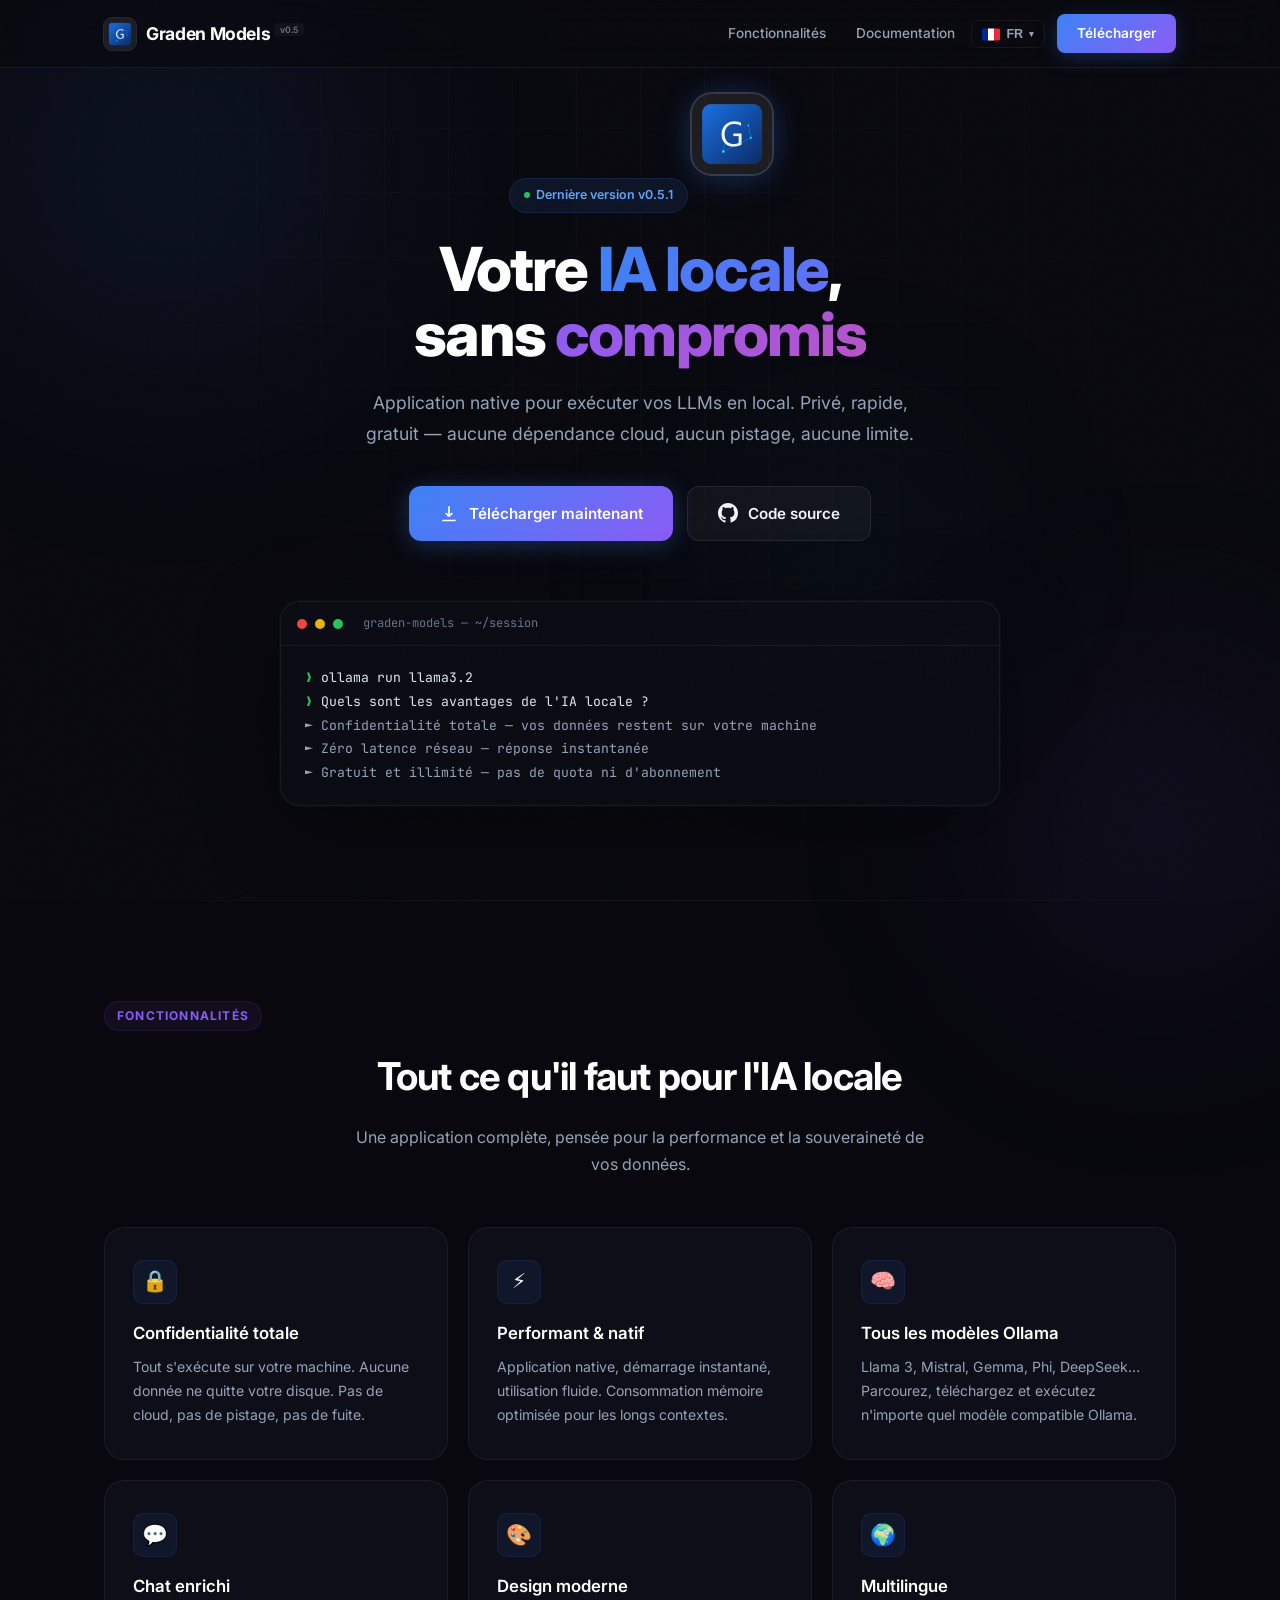
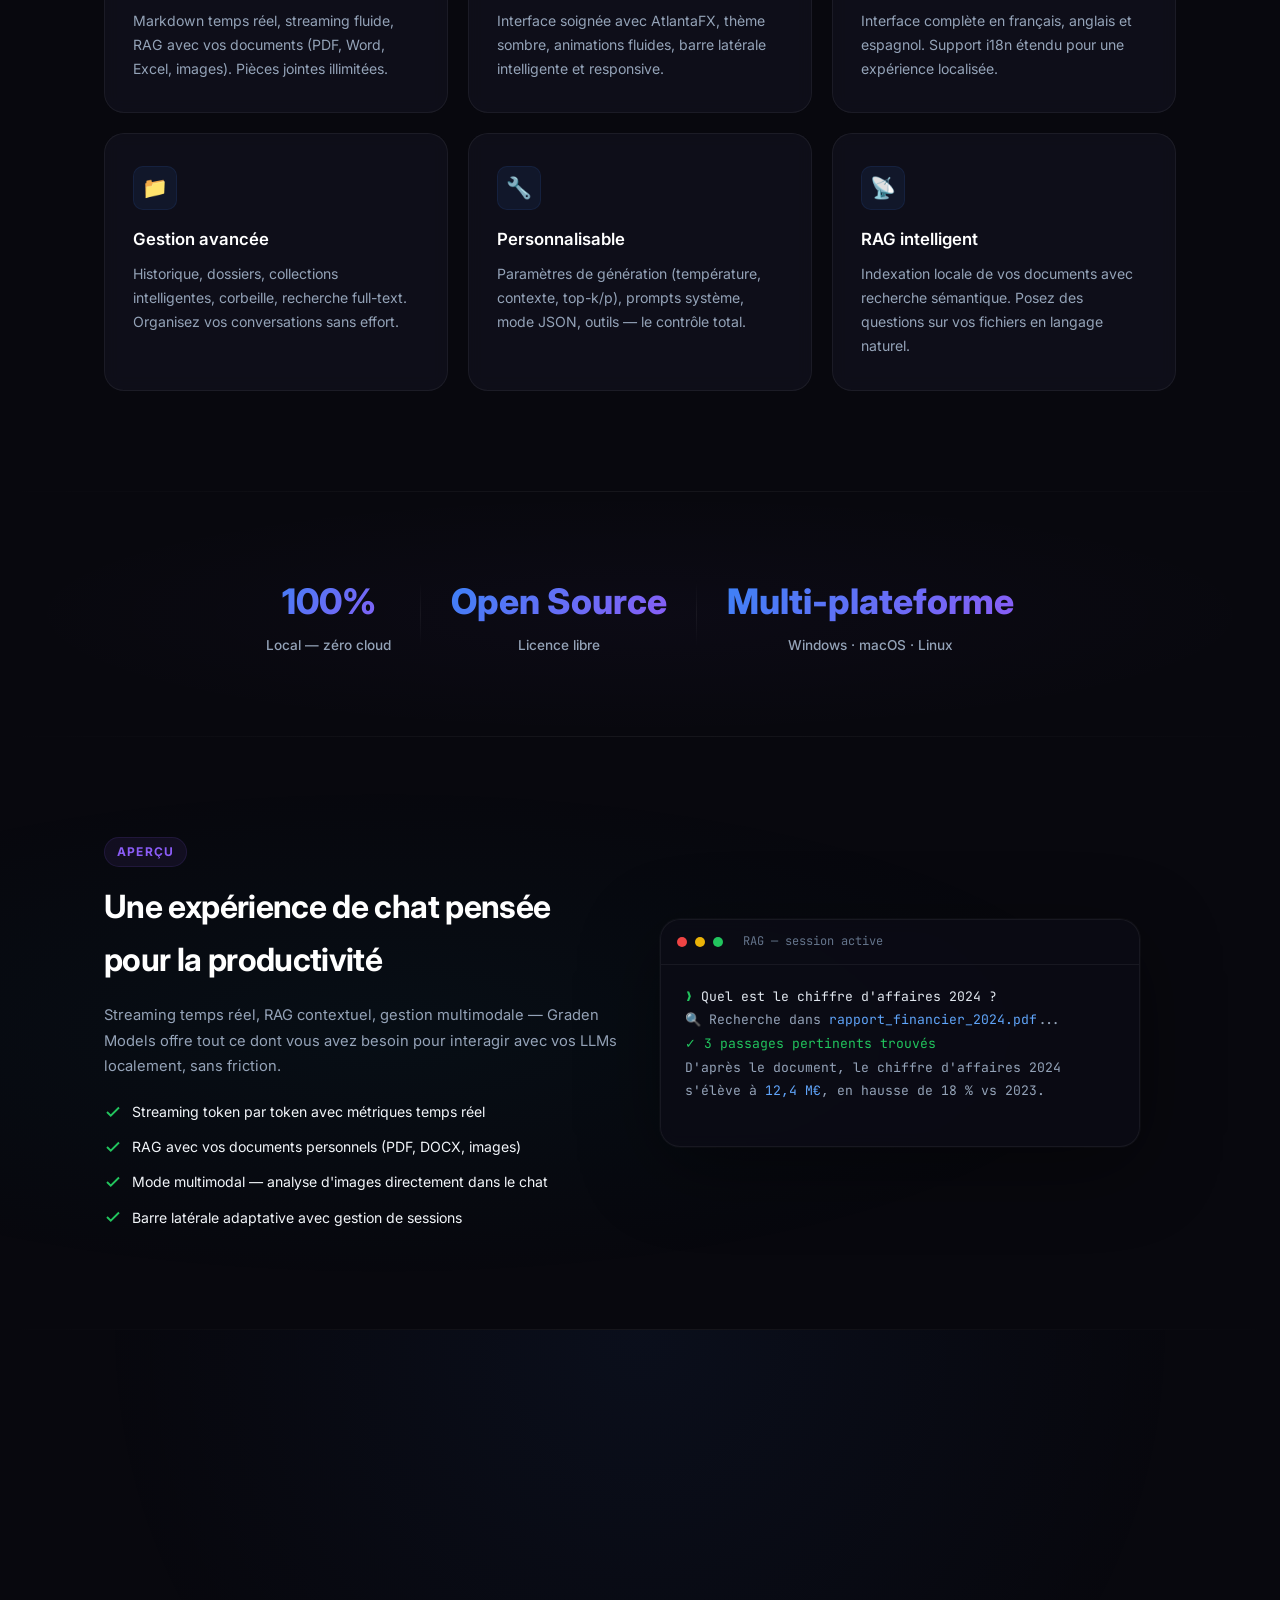
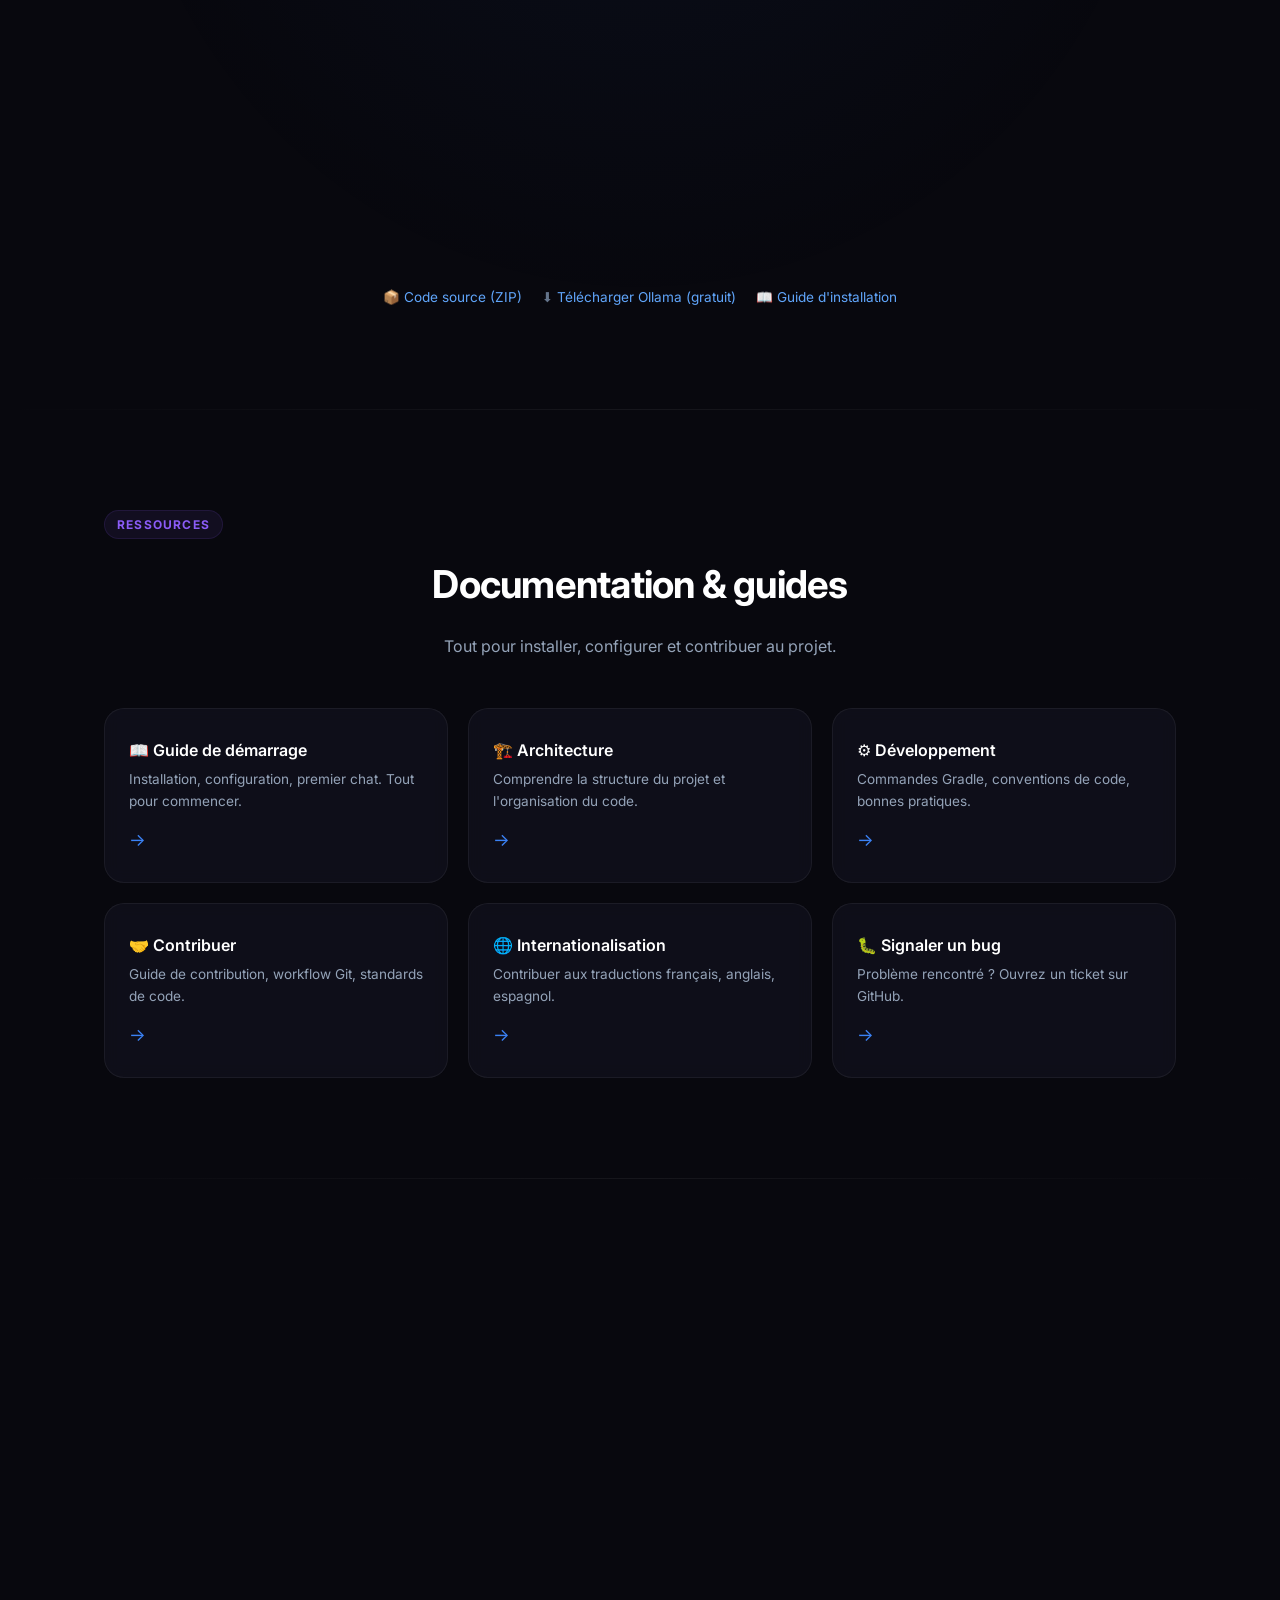
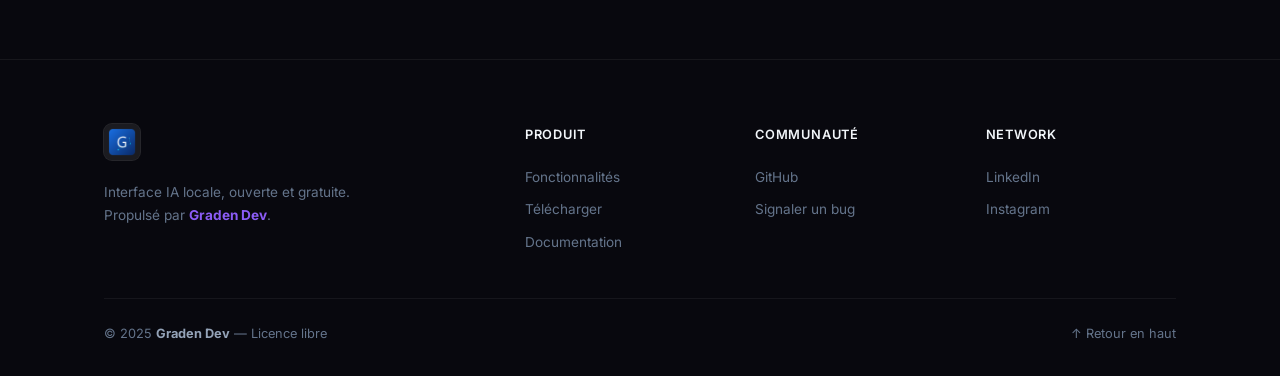
<file: docs/index.html>
<!DOCTYPE html>
<html lang="fr" translate="no">
<head>
<meta charset="UTF-8" />
<meta name="google" content="notranslate" />
<meta name="viewport" content="width=device-width,initial-scale=1.0" />
<title data-i18n="site.title">Graden Models – L'IA locale, souveraine et professionnelle</title>
<meta name="description" content="Graden Models : application native pour exécuter vos LLM en local. Privé, rapide, gratuit, open source." />
<meta name="theme-color" content="#0a0a12" />
<link rel="icon" href="assets/icon.png" />
<link rel="preconnect" href="https://fonts.googleapis.com" />
<link rel="preconnect" href="https://fonts.gstatic.com" crossorigin />
<link href="https://fonts.googleapis.com/css2?family=Inter:wght@300..900&family=JetBrains+Mono:wght@400..700&display=swap" rel="stylesheet" />
<style>
*,*::before,*::after{box-sizing:border-box;margin:0;padding:0}
html{scroll-behavior:smooth;-webkit-text-size-adjust:100%}
:root{
  --bg:#08080e;
  --bg-alt:#0c0c16;
  --card:rgba(18,18,30,0.7);
  --card-hover:rgba(24,24,40,0.85);
  --glass:rgba(255,255,255,0.03);
  --glass-border:rgba(255,255,255,0.06);
  --glass-hover:rgba(255,255,255,0.08);
  --blue:#3b82f6;
  --blue-dark:#2563eb;
  --purple:#8b5cf6;
  --pink:#ec4899;
  --cyan:#06b6d4;
  --gradient-1:linear-gradient(135deg,#3b82f6,#8b5cf6);
  --gradient-2:linear-gradient(135deg,#8b5cf6,#ec4899);
  --gradient-3:linear-gradient(135deg,#3b82f6,#06b6d4);
  --text:#f1f5f9;
  --text-secondary:#94a3b8;
  --text-muted:#64748b;
  --radius:12px;
  --radius-lg:20px;
  --transition:.35s cubic-bezier(.4,0,.2,1);
  --header-h:68px;
  --max-w:1120px;
  --font-mono:'JetBrains Mono',monospace;
}
body{
  font-family:'Inter',-apple-system,BlinkMacSystemFont,'Segoe UI',system-ui,sans-serif;
  background:var(--bg);
  color:var(--text);
  line-height:1.65;
  -webkit-font-smoothing:antialiased;
  -moz-osx-font-smoothing:grayscale;
  overflow-x:hidden;
}

/* ───── NOISE OVERLAY ───── */
body::before{
  content:'';
  position:fixed;
  inset:0;
  z-index:9999;
  pointer-events:none;
  opacity:.025;
  background-image:url("data:image/svg+xml,%3Csvg viewBox='0 0 256 256' xmlns='http://www.w3.org/2000/svg'%3E%3Cfilter id='n'%3E%3CfeTurbulence type='fractalNoise' baseFrequency='.9' numOctaves='4' stitchTiles='stitch'/%3E%3C/filter%3E%3Crect width='100%25' height='100%25' filter='url(%23n)'/%3E%3C/svg%3E");
  background-repeat:repeat;
  background-size:256px 256px;
}

/* ───── AMBIENT ORBS ───── */
.orb{
  position:fixed;
  border-radius:50%;
  filter:blur(100px);
  pointer-events:none;
  z-index:0;
  will-change:transform;
}
.orb-1{
  width:600px;height:600px;
  background:radial-gradient(circle,rgba(59,130,246,.12),transparent 70%);
  top:-15%;left:-10%;
  animation:orbFloat 20s ease-in-out infinite;
}
.orb-2{
  width:500px;height:500px;
  background:radial-gradient(circle,rgba(139,92,246,.1),transparent 70%);
  bottom:-20%;right:-10%;
  animation:orbFloat 25s ease-in-out infinite reverse;
}
.orb-3{
  width:400px;height:400px;
  background:radial-gradient(circle,rgba(6,182,212,.07),transparent 70%);
  top:40%;left:50%;
  animation:orbFloat 18s ease-in-out infinite 2s;
}
@keyframes orbFloat{
  0%,100%{transform:translate(0,0) scale(1)}
  25%{transform:translate(80px,-60px) scale(1.1)}
  50%{transform:translate(-40px,80px) scale(.95)}
  75%{transform:translate(60px,40px) scale(1.05)}
}

/* ───── GRID BG ───── */
.grid-bg{
  position:fixed;inset:0;z-index:0;pointer-events:none;
  background-image:linear-gradient(rgba(255,255,255,.02) 1px,transparent 1px),linear-gradient(90deg,rgba(255,255,255,.02) 1px,transparent 1px);
  background-size:64px 64px;
  mask-image:radial-gradient(ellipse at 50% 0%,black 30%,transparent 70%);
  -webkit-mask-image:radial-gradient(ellipse at 50% 0%,black 30%,transparent 70%);
}

/* ───── CONTAINER ───── */
.container{max-width:var(--max-w);margin:0 auto;padding:0 24px;width:100%;position:relative;z-index:1}

/* ───── HEADER ───── */
header{
  position:fixed;top:0;left:0;right:0;z-index:1000;
  height:var(--header-h);
  background:rgba(8,8,14,.75);
  backdrop-filter:blur(24px) saturate(1.4);
  -webkit-backdrop-filter:blur(24px) saturate(1.4);
  border-bottom:1px solid var(--glass-border);
  transition:var(--transition);
}
header.scrolled{background:rgba(8,8,14,.92);box-shadow:0 4px 30px rgba(0,0,0,.3)}
header .container{
  display:flex;align-items:center;gap:12px;height:100%;
}
header .logo{
  display:flex;align-items:center;gap:10px;text-decoration:none;flex-shrink:0;
}
header .logo-img{
  width:32px;height:32px;border-radius:8px;flex-shrink:0;
  transition:transform .3s ease;
  background:rgba(255,255,255,.08);object-fit:contain;padding:4px;
  box-shadow:0 0 0 1px rgba(255,255,255,.12);
}
header .logo:hover .logo-img{transform:scale(1.08)}
header .logo span{
  font-size:1.1rem;font-weight:700;color:#fff;white-space:nowrap;
  letter-spacing:-.02em;
}
header .logo sup{
  font-size:.55rem;font-weight:600;color:var(--text-muted);
  background:rgba(255,255,255,.04);padding:1px 6px;border-radius:4px;
  margin-left:4px;vertical-align:super;
}
header nav{margin-left:auto;display:flex;gap:2px;align-items:center}
header nav a{
  color:var(--text-secondary);text-decoration:none;
  font-size:.85rem;font-weight:500;
  padding:8px 14px;border-radius:8px;
  transition:var(--transition);white-space:nowrap;position:relative;
}
header nav a:hover{color:#fff;background:rgba(255,255,255,.05)}
header nav a.active{color:var(--blue);background:rgba(59,130,246,.08)}
.header-cta{
  background:var(--gradient-1)!important;color:#fff!important;
  padding:8px 20px!important;margin-left:10px;border-radius:8px!important;
  font-weight:600!important;
  box-shadow:0 4px 20px rgba(59,130,246,.25);
  transition:all .3s ease!important;
}
.header-cta:hover{
  transform:translateY(-2px)!important;
  box-shadow:0 8px 30px rgba(59,130,246,.35)!important;
  background:linear-gradient(135deg,#2563eb,#7c3aed)!important;
}

/* ───── HAMBURGER ───── */
.hamburger{
  display:none;flex-direction:column;justify-content:center;align-items:center;
  gap:5px;width:44px;height:44px;padding:0;
  border:none;background:rgba(8,8,14,.85);cursor:pointer;
  position:fixed;top:6px;right:12px;z-index:1001;
  border-radius:10px;backdrop-filter:blur(12px);-webkit-backdrop-filter:blur(12px);
  border:1px solid var(--glass-border);
  -webkit-tap-highlight-color:transparent;
}
.hamburger span{
  display:block;width:20px;height:2px;
  background:var(--text);border-radius:2px;
  transition:var(--transition);transform-origin:center;
}
.hamburger.active span:nth-child(1){transform:translateY(7px) rotate(45deg)}
.hamburger.active span:nth-child(2){opacity:0;transform:scaleX(0)}
.hamburger.active span:nth-child(3){transform:translateY(-7px) rotate(-45deg)}

/* ───── MOBILE NAV ───── */
.mobile-nav{
  position:fixed;top:0;left:0;right:0;bottom:0;
  background:rgba(8,8,14,.97);
  backdrop-filter:blur(30px);-webkit-backdrop-filter:blur(30px);
  display:flex;flex-direction:column;align-items:center;justify-content:center;
  gap:6px;z-index:1000;
  opacity:0;visibility:hidden;
  transition:opacity .35s ease,visibility .35s ease;
}
.mobile-nav.open{opacity:1;visibility:visible}
.mobile-nav a{
  color:var(--text-secondary);text-decoration:none;
  font-size:1.2rem;font-weight:600;
  padding:16px 32px;border-radius:12px;
  transition:var(--transition);width:80%;text-align:center;
  transform:translateY(20px);opacity:0;
  transition:transform .4s ease,opacity .4s ease,color .2s,background .2s;
}
.mobile-nav.open a{transform:translateY(0);opacity:1}
.mobile-nav.open a:nth-child(1){transition-delay:.05s}
.mobile-nav.open a:nth-child(2){transition-delay:.1s}
.mobile-nav.open a:nth-child(3){transition-delay:.15s}
.mobile-nav.open a:nth-child(4){transition-delay:.2s}
.mobile-nav a:hover{color:#fff;background:rgba(255,255,255,.05)}
.mobile-nav-close{
  position:absolute;top:14px;right:14px;width:40px;height:40px;
  display:flex;align-items:center;justify-content:center;
  background:rgba(255,255,255,.04);border:1px solid var(--glass-border);
  border-radius:10px;cursor:pointer;color:var(--text-secondary);
  transition:var(--transition);-webkit-tap-highlight-color:transparent;
  z-index:1;
}
.mobile-nav-close:hover{background:rgba(255,255,255,.08);color:#fff}
.mobile-nav .header-cta{margin-top:8px;width:80%;text-align:center;padding:16px 32px!important;font-size:1.15rem!important}
.mobile-lang{width:80%;text-align:center;margin-top:4px}
.mobile-lang-btn{
  display:inline-flex;align-items:center;gap:8px;
  padding:12px 24px;border-radius:10px;cursor:pointer;
  background:rgba(255,255,255,.04);border:1px solid var(--glass-border);
  color:var(--text-secondary);font-size:.95rem;font-weight:600;
  transition:var(--transition);-webkit-tap-highlight-color:transparent;
}
.mobile-lang-btn:hover{background:rgba(255,255,255,.08);color:#fff}
.mobile-lang-menu{display:none;flex-direction:column;gap:4px;margin-top:6px}
.mobile-lang-menu a{
  display:flex!important;align-items:center;justify-content:center;gap:8px;
  padding:12px 20px!important;border-radius:8px!important;
  color:var(--text-secondary);text-decoration:none;
  font-size:.9rem;font-weight:500;transition:.15s;
  background:rgba(255,255,255,.03)!important;width:100%;
}
.mobile-lang-menu a:hover{background:rgba(255,255,255,.08)!important;color:#fff}
.mobile-lang-menu a.active{background:rgba(59,130,246,.12)!important;color:#60a5fa}

/* ───── LANG DROPDOWN ───── */
.lang-dropdown{position:relative;display:inline-block;flex-shrink:0}
.lang-dropdown-btn{
  display:inline-flex;align-items:center;gap:6px;
  padding:6px 10px;border-radius:8px;cursor:pointer;
  background:transparent;border:1px solid var(--glass-border);
  color:var(--text-secondary);font-size:.78rem;font-weight:600;
  transition:var(--transition);-webkit-tap-highlight-color:transparent;
}
.lang-dropdown-btn:hover{background:rgba(255,255,255,.05);color:#fff;border-color:rgba(255,255,255,.12)}
.lang-dropdown-btn .arrow{font-size:.55rem;transition:var(--transition)}
.lang-dropdown.open .lang-dropdown-btn .arrow{transform:rotate(180deg)}
.lang-dropdown.open .lang-dropdown-btn{border-color:var(--blue);color:#fff}
.lang-menu{
  position:absolute;top:calc(100%+6px);right:0;
  min-width:155px;background:rgba(18,18,30,.95);
  border:1px solid var(--glass-border);border-radius:10px;
  padding:6px;display:none;z-index:200;
  backdrop-filter:blur(20px);-webkit-backdrop-filter:blur(20px);
  box-shadow:0 20px 60px rgba(0,0,0,.5);
}
.lang-dropdown.open .lang-menu{display:block}
.lang-menu a{
  display:flex!important;align-items:center;gap:10px;
  padding:10px 12px!important;border-radius:6px!important;
  color:var(--text-secondary);text-decoration:none;
  font-size:.82rem;font-weight:500;transition:.15s;
  background:transparent!important;
}
.lang-menu a:hover{background:rgba(255,255,255,.06)!important;color:#fff}
.lang-menu a.active{background:rgba(59,130,246,.12)!important;color:#60a5fa}

/* ───── HERO ───── */
.hero{
  min-height:100vh;display:flex;align-items:center;
  padding:calc(var(--header-h)+40px) 0 80px;
  text-align:center;position:relative;overflow:hidden;
}
.hero-inner{position:relative;z-index:2}
.hero-badge{
  display:inline-flex;align-items:center;gap:6px;
  background:rgba(59,130,246,.1);color:#60a5fa;
  padding:6px 14px;border-radius:20px;
  font-size:.78rem;font-weight:600;margin-bottom:24px;
  border:1px solid rgba(59,130,246,.15);
  backdrop-filter:blur(4px);
}
.hero-badge .dot{
  width:6px;height:6px;border-radius:50%;background:#22c55e;
  animation:pulseDot 2s ease-in-out infinite;
}
@keyframes pulseDot{0%,100%{opacity:1}50%{opacity:.4}}
.hero-icon{
  width:80px;height:80px;border-radius:20px;margin-bottom:24px;
  box-shadow:0 0 0 2px rgba(255,255,255,.15),0 0 30px rgba(59,130,246,.2),0 8px 40px rgba(59,130,246,.15);
  transition:transform .5s ease,box-shadow .3s ease;
  will-change:transform;
  background:rgba(255,255,255,.08);
  object-fit:contain;padding:8px;
}
.hero:hover .hero-icon{box-shadow:0 0 0 2px rgba(255,255,255,.2),0 0 40px rgba(59,130,246,.3),0 12px 50px rgba(59,130,246,.2)}
.hero:hover .hero-icon{transform:scale(1.04) rotate(-2deg)}
.hero h1{
  font-size:clamp(2rem,4.8vw,3.8rem);font-weight:800;color:#fff;
  line-height:1.08;margin-bottom:20px;letter-spacing:-.03em;
}
.hero h1 .gradient-text{
  background:var(--gradient-1);
  -webkit-background-clip:text;-webkit-text-fill-color:transparent;background-clip:text;
  background-size:200% 200%;animation:gradientShift 4s ease-in-out infinite;
}
@keyframes gradientShift{0%,100%{background-position:0 50%}50%{background-position:100% 50%}}
.hero h1 .gradient-text-alt{
  background:var(--gradient-2);
  -webkit-background-clip:text;-webkit-text-fill-color:transparent;background-clip:text;
  background-size:200% 200%;animation:gradientShift 4s ease-in-out infinite 1s;
}
.hero p{
  font-size:1.1rem;color:var(--text-secondary);
  max-width:560px;margin:0 auto 36px;line-height:1.75;
}
.hero-buttons{display:flex;gap:14px;justify-content:center;flex-wrap:wrap}
.hero-visual{
  margin-top:60px;position:relative;
  display:flex;justify-content:center;
}

/* ───── HERO VISUAL (Mock Terminal) ───── */
.terminal-mock{
  width:100%;max-width:720px;
  background:rgba(12,12,22,.8);border:1px solid var(--glass-border);
  border-radius:var(--radius-lg);overflow:hidden;
  backdrop-filter:blur(8px);
  box-shadow:0 20px 80px rgba(0,0,0,.4),0 0 0 1px rgba(255,255,255,.03);
  text-align:left;
}
.terminal-mock .terminal-header{
  display:flex;align-items:center;gap:8px;
  padding:12px 16px;border-bottom:1px solid var(--glass-border);
}
.terminal-mock .terminal-dot{
  width:10px;height:10px;border-radius:50%;
}
.terminal-mock .terminal-dot:nth-child(1){background:#ef4444}
.terminal-mock .terminal-dot:nth-child(2){background:#eab308}
.terminal-mock .terminal-dot:nth-child(3){background:#22c55e}
.terminal-mock .terminal-title{
  margin-left:12px;font-size:.75rem;color:var(--text-muted);
  font-family:var(--font-mono);
}
.terminal-mock .terminal-body{
  padding:20px 24px;font-family:var(--font-mono);font-size:.82rem;line-height:1.8;
}
.terminal-mock .terminal-body .line{opacity:0;animation:typeIn .5s ease forwards}
.terminal-mock .terminal-body .line:nth-child(1){animation-delay:.2s}
.terminal-mock .terminal-body .line:nth-child(2){animation-delay:.6s}
.terminal-mock .terminal-body .line:nth-child(3){animation-delay:1s}
.terminal-mock .terminal-body .line:nth-child(4){animation-delay:1.4s}
.terminal-mock .terminal-body .line:nth-child(5){animation-delay:1.8s}
@keyframes typeIn{to{opacity:1}}
.terminal-mock .prompt{color:#22c55e}
.terminal-mock .cmd{color:#e2e8f0}
.terminal-mock .out{color:var(--text-secondary)}
.terminal-mock .highlight{color:#60a5fa}

/* ───── BTNS ───── */
.btn{
  display:inline-flex;align-items:center;gap:10px;
  padding:14px 30px;border-radius:var(--radius);font-weight:600;
  font-size:.95rem;text-decoration:none;
  transition:all .3s cubic-bezier(.4,0,.2,1);cursor:pointer;
  border:none;user-select:none;-webkit-tap-highlight-color:transparent;
  position:relative;overflow:hidden;
}
.btn:active{transform:scale(.97)}
.btn-primary{
  background:var(--gradient-1);color:#fff;
  box-shadow:0 4px 24px rgba(59,130,246,.3);
}
.btn-primary:hover{
  transform:translateY(-3px);
  box-shadow:0 12px 40px rgba(59,130,246,.4);
}
.btn-primary::after{
  content:'';position:absolute;inset:0;
  background:linear-gradient(135deg,transparent 30%,rgba(255,255,255,.08) 50%,transparent 70%);
  transform:translateX(-100%);transition:transform .6s ease;
}
.btn-primary:hover::after{transform:translateX(100%)}
.btn-secondary{
  background:rgba(255,255,255,.04);color:var(--text);
  border:1px solid rgba(255,255,255,.08);
}
.btn-secondary:hover{
  background:rgba(255,255,255,.08);transform:translateY(-3px);
  border-color:rgba(255,255,255,.15);
}
.btn-outline{
  background:transparent;color:var(--text);
  border:1px solid rgba(255,255,255,.12);
}
.btn-outline:hover{border-color:var(--blue);color:#60a5fa;transform:translateY(-2px)}

/* ───── SECTIONS ───── */
section{padding:100px 0;position:relative}
.section-divider{
  height:1px;background:linear-gradient(90deg,transparent,var(--glass-border),transparent);
  margin:0;
}
.section-label{
  display:inline-flex;align-items:center;gap:6px;
  color:var(--purple);font-size:.75rem;font-weight:700;
  text-transform:uppercase;letter-spacing:.1em;margin-bottom:14px;
  background:rgba(139,92,246,.08);padding:4px 12px;border-radius:20px;
  border:1px solid rgba(139,92,246,.12);
}
.section-title{
  font-size:clamp(1.5rem,3vw,2.4rem);font-weight:700;color:#fff;
  margin-bottom:16px;letter-spacing:-.02em;
}
.section-desc{
  font-size:1rem;color:var(--text-secondary);max-width:580px;line-height:1.7;
  margin-bottom:48px;
}
.section-title-center{text-align:center;margin-left:auto;margin-right:auto}
.section-desc-center{text-align:center;margin-left:auto;margin-right:auto}

/* ───── FEATURES ───── */
.features-grid{
  display:grid;grid-template-columns:repeat(auto-fit,minmax(300px,1fr));gap:20px;
}
.feature-card{
  background:var(--card);border:1px solid var(--glass-border);
  border-radius:var(--radius-lg);padding:32px 28px;
  transition:all .4s cubic-bezier(.4,0,.2,1);position:relative;overflow:hidden;
  backdrop-filter:blur(8px);
}
.feature-card::before{
  content:'';position:absolute;top:0;left:0;right:0;height:2px;
  background:var(--gradient-1);opacity:0;transition:opacity .4s ease;
}
.feature-card:hover{
  transform:translateY(-6px);
  border-color:rgba(59,130,246,.2);
  background:var(--card-hover);
  box-shadow:0 20px 60px rgba(0,0,0,.3),0 0 30px rgba(59,130,246,.05);
}
.feature-card:hover::before{opacity:1}
.feature-card .icon{
  width:44px;height:44px;display:flex;align-items:center;justify-content:center;
  font-size:1.3rem;margin-bottom:16px;
  background:rgba(59,130,246,.08);border-radius:10px;
  border:1px solid rgba(59,130,246,.1);
  transition:var(--transition);
}
.feature-card:hover .icon{background:rgba(59,130,246,.15);border-color:rgba(59,130,246,.2);transform:scale(1.05)}
.feature-card h3{font-size:1.05rem;font-weight:600;color:#fff;margin-bottom:8px}
.feature-card p{font-size:.88rem;color:var(--text-secondary);line-height:1.7}

/* ───── DOWNLOAD ───── */
.download-bg{
  background:radial-gradient(ellipse at 50% 0%,rgba(59,130,246,.06) 0%,transparent 60%);
}
.download-cards{
  display:grid;grid-template-columns:repeat(auto-fit,minmax(220px,1fr));
  gap:16px;max-width:800px;margin:0 auto;
}
.download-card{
  background:var(--card);border:1px solid var(--glass-border);
  border-radius:var(--radius-lg);padding:36px 24px;
  text-align:center;transition:all .4s cubic-bezier(.4,0,.2,1);
  text-decoration:none;color:inherit;display:block;
  backdrop-filter:blur(8px);position:relative;overflow:hidden;
}
.download-card::after{
  content:'';position:absolute;bottom:0;left:20%;right:20%;height:2px;
  background:var(--gradient-1);border-radius:2px;
  transform:scaleX(0);transition:transform .4s ease;
}
.download-card:hover{
  transform:translateY(-6px);
  border-color:rgba(59,130,246,.25);
  background:var(--card-hover);
  box-shadow:0 20px 60px rgba(0,0,0,.3);
}
.download-card:hover::after{transform:scaleX(1)}
.download-card .os-icon{
  font-size:2.4rem;margin-bottom:14px;display:block;
  transition:transform .4s ease;
}
.download-card:hover .os-icon{transform:scale(1.15)}
.download-card h4{font-size:1rem;font-weight:600;color:#fff;margin-bottom:4px}
.download-card .sub{font-size:.8rem;color:var(--text-muted)}
.download-note{
  text-align:center;margin-top:28px;
  font-size:.85rem;color:var(--text-muted);
  display:flex;justify-content:center;gap:20px;flex-wrap:wrap;
}
.download-note a{color:#60a5fa;text-decoration:none;transition:color .2s}
.download-note a:hover{color:#93bbfc;text-decoration:underline}

/* ───── STATS ───── */
.stats-section{
  padding:80px 0;
  background:radial-gradient(ellipse at 50% 50%,rgba(139,92,246,.03),transparent 70%);
}
.stats-grid{display:flex;gap:60px;justify-content:center;flex-wrap:wrap;text-align:center}
.stat{position:relative}
.stat:not(:last-child)::after{
  content:'';position:absolute;right:-30px;top:10%;height:80%;width:1px;
  background:linear-gradient(transparent,var(--glass-border),transparent);
}
.stat h3{
  font-size:2.2rem;font-weight:800;color:#fff;
  background:var(--gradient-1);
  -webkit-background-clip:text;-webkit-text-fill-color:transparent;background-clip:text;
}
.stat p{font-size:.85rem;color:var(--text-secondary);margin-top:4px;font-weight:500}

/* ───── SHOWCASE ───── */
.showcase-section{
  background:radial-gradient(ellipse at 30% 50%,rgba(6,182,212,.04),transparent 60%);
}
.showcase-grid{
  display:grid;grid-template-columns:1fr 1fr;gap:40px;align-items:center;
}
.showcase-content h2{font-size:clamp(1.3rem,2.5vw,2rem);font-weight:700;color:#fff;margin-bottom:16px;letter-spacing:-.02em}
.showcase-content p{font-size:.92rem;color:var(--text-secondary);line-height:1.75;margin-bottom:20px}
.showcase-list{list-style:none;display:flex;flex-direction:column;gap:12px}
.showcase-list li{display:flex;align-items:center;gap:10px;font-size:.88rem;color:var(--text)}
.showcase-list li svg{width:18px;height:18px;color:#22c55e;flex-shrink:0}

/* ───── DOCS ───── */
.docs-grid{
  display:grid;grid-template-columns:repeat(auto-fit,minmax(260px,1fr));gap:20px;
}
.doc-card{
  background:var(--card);border:1px solid var(--glass-border);
  border-radius:var(--radius-lg);padding:28px 24px;text-decoration:none;
  color:inherit;transition:all .4s cubic-bezier(.4,0,.2,1);display:block;
  backdrop-filter:blur(8px);
}
.doc-card:hover{
  transform:translateY(-6px);border-color:rgba(59,130,246,.2);
  background:var(--card-hover);box-shadow:0 20px 60px rgba(0,0,0,.3);
}
.doc-card h3{font-size:1rem;font-weight:600;color:#fff;margin-bottom:6px}
.doc-card p{font-size:.85rem;color:var(--text-secondary);line-height:1.6}
.doc-card .arrow{color:var(--blue);font-size:1.1rem;margin-top:12px;display:inline-block;transition:transform .3s ease}
.doc-card:hover .arrow{transform:translateX(6px)}

/* ───── CTA BANNER ───── */
.cta-banner{
  background:linear-gradient(135deg,rgba(59,130,246,.06),rgba(139,92,246,.06));
  border:1px solid var(--glass-border);border-radius:var(--radius-lg);
  padding:60px 40px;text-align:center;position:relative;overflow:hidden;
}
.cta-banner::before{
  content:'';position:absolute;top:-50%;left:-50%;width:200%;height:200%;
  background:radial-gradient(ellipse at 30% 50%,rgba(59,130,246,.05),transparent 50%);
  pointer-events:none;animation:heroGlow 8s ease-in-out infinite;
}
@keyframes heroGlow{0%,100%{opacity:.3;transform:scale(1)}50%{opacity:.6;transform:scale(1.05)}}
.cta-banner h2{font-size:clamp(1.3rem,2.5vw,2rem);font-weight:700;color:#fff;margin-bottom:12px}
.cta-banner p{font-size:.95rem;color:var(--text-secondary);margin-bottom:28px;max-width:480px;margin-left:auto;margin-right:auto}

/* ───── FOOTER ───── */
footer{padding:64px 0 32px;border-top:1px solid var(--glass-border)}
.footer-grid{
  display:grid;grid-template-columns:2fr 1fr 1fr 1fr;gap:40px;margin-bottom:40px;
}
.footer-brand .logo-img{width:36px;height:36px;border-radius:8px;margin-bottom:14px;background:rgba(255,255,255,.08);object-fit:contain;padding:4px;box-shadow:0 0 0 1px rgba(255,255,255,.12)}
.footer-brand p{font-size:.85rem;color:var(--text-muted);max-width:280px;line-height:1.7}
.footer-col h4{
  font-size:.8rem;font-weight:600;color:var(--text);
  margin-bottom:16px;text-transform:uppercase;letter-spacing:.06em;
}
.footer-col a{
  display:block;font-size:.85rem;color:var(--text-muted);
  text-decoration:none;padding:5px 0;transition:var(--transition);
}
.footer-col a:hover{color:var(--text);padding-left:4px}
.footer-bottom{
  border-top:1px solid var(--glass-border);
  padding-top:24px;display:flex;justify-content:space-between;flex-wrap:wrap;
  gap:12px;font-size:.8rem;color:var(--text-muted);
}
.footer-bottom a{color:var(--text-muted);text-decoration:none}
.footer-bottom a:hover{color:var(--text-secondary)}

/* ───── REVEAL ───── */
.reveal{opacity:0;transform:translateY(40px);transition:opacity .7s ease,transform .7s ease}
.reveal.visible{opacity:1;transform:translateY(0)}
.reveal-d1{transition-delay:.1s}
.reveal-d2{transition-delay:.2s}
.reveal-d3{transition-delay:.3s}
.reveal-d4{transition-delay:.4s}
.reveal-d5{transition-delay:.5s}

/* ───── SCROLLBAR ───── */
::-webkit-scrollbar{width:6px}
::-webkit-scrollbar-track{background:var(--bg)}
::-webkit-scrollbar-thumb{background:rgba(255,255,255,.08);border-radius:3px}
::-webkit-scrollbar-thumb:hover{background:rgba(255,255,255,.15)}

/* ───── TAG / PILL ───── */
.tag-pill{
  display:inline-flex;align-items:center;gap:4px;
  padding:2px 10px;border-radius:12px;
  font-size:.68rem;font-weight:600;color:var(--text-muted);
  background:rgba(255,255,255,.03);border:1px solid var(--glass-border);
}

/* ───── MEDIA QUERIES ───── */

/* Tablet */
@media(max-width:1024px){
  .footer-grid{grid-template-columns:1fr 1fr}
  .features-grid{grid-template-columns:repeat(2,1fr)}
  .hero h1{font-size:clamp(1.8rem,4.5vw,2.8rem)}
  .showcase-grid{grid-template-columns:1fr;gap:32px}
  .showcase-visual{order:-1}
  .stats-grid{gap:40px}
  .stat:not(:last-child)::after{display:none}
}

/* Mobile */
@media(max-width:768px){
  :root{--header-h:56px}
  .hamburger{display:flex}
  header nav{display:none}
  .hero{min-height:auto;padding:calc(var(--header-h)+36px) 0 60px}
  .hero h1{font-size:clamp(1.5rem,6vw,2.2rem)}
  .hero p{font-size:.95rem;margin-bottom:28px}
  .hero-icon{width:64px;height:64px}
  section{padding:64px 0}
  .features-grid{grid-template-columns:1fr}
  .docs-grid{grid-template-columns:1fr}
  .download-cards{grid-template-columns:1fr;max-width:360px}
  .footer-grid{grid-template-columns:1fr 1fr;gap:28px}
  .section-title{font-size:1.4rem;margin-bottom:12px}
  .section-desc{font-size:.92rem;margin-bottom:32px}
  .stats-grid{gap:32px}
  .stat h3{font-size:1.8rem}
  .container{padding:0 20px}
  .terminal-mock .terminal-body{padding:16px;font-size:.75rem}
  .showcase-content h2{font-size:1.3rem}
  .cta-banner{padding:40px 24px}
  .download-note{flex-direction:column;gap:12px}
}

/* Small mobile */
@media(max-width:480px){
  .hero{padding:calc(var(--header-h)+28px) 0 48px}
  .hero h1{font-size:clamp(1.3rem,7vw,1.7rem)}
  .hero p{font-size:.88rem;margin-bottom:24px;padding:0 4px}
  .hero-icon{width:56px;height:56px;border-radius:14px}
  .hero-badge{font-size:.7rem;padding:4px 10px}
  .hero-buttons{flex-direction:column;align-items:stretch;padding:0 16px}
  .hero-buttons .btn{justify-content:center}
  section{padding:48px 0}
  .feature-card{padding:24px 18px}
  .feature-card .icon{width:36px;height:36px;font-size:1.1rem;margin-bottom:12px}
  .doc-card{padding:22px 18px}
  .download-card{padding:28px 18px}
  .footer-grid{grid-template-columns:1fr;gap:24px}
  .footer-brand p{max-width:100%}
  .stats-grid{flex-direction:column;gap:24px}
  .stat h3{font-size:1.6rem}
  .container{padding:0 16px}
  .btn{padding:14px 24px;font-size:.9rem}
  .download-note{flex-direction:column;gap:8px;font-size:.8rem}
  .section-title{font-size:1.2rem}
  .mobile-nav a{font-size:1.05rem;padding:14px 24px}
  .terminal-mock{border-radius:var(--radius)}
  .terminal-mock .terminal-body{padding:12px 14px;font-size:.7rem;line-height:1.6}
  .terminal-mock .terminal-header{padding:10px 14px}
  .cta-banner{padding:32px 20px}
  .cta-banner h2{font-size:1.2rem}
  .cta-banner p{font-size:.85rem}
}

/* Touch */
@media(hover:none)and(pointer:coarse){
  .btn:hover,.feature-card:hover,.doc-card:hover,.download-card:hover{transform:none}
  .btn:active{transform:scale(.97)}
  header nav a,.lang-dropdown-btn{min-height:44px;display:flex;align-items:center}
}

/* Reduced motion */
@media(prefers-reduced-motion:reduce){
  *,*::before,*::after{animation-duration:.01ms!important;animation-iteration-count:1!important;transition-duration:.01ms!important}
  html{scroll-behavior:auto}
  .orb{display:none}
}
</style>
</head>
<body>

<div class="orb orb-1"></div>
<div class="orb orb-2"></div>
<div class="orb orb-3"></div>
<div class="grid-bg"></div>

<header><div class="container">
  <a href="#" class="logo"><img src="assets/icon.png" alt="Graden Models" class="logo-img" /><span>Graden Models<sup>v0.5</sup></span></a>
  <button class="hamburger" onclick="toggleMobileNav()" aria-label="Menu">
    <span></span><span></span><span></span>
  </button>
  <nav>
    <a href="#features" data-i18n="nav.features">Fonctionnalités</a>
    <a href="#docs" data-i18n="nav.docs">Documentation</a>
    <div class="lang-dropdown">
      <button class="lang-dropdown-btn" onclick="event.stopPropagation();this.closest('.lang-dropdown').classList.toggle('open')">
        <span id="langFlag"><svg width="18" height="13" viewBox="0 0 24 16" style="border-radius:2px;vertical-align:middle"><rect width="8" height="16" fill="#002395"/><rect x="8" width="8" height="16" fill="#fff"/><rect x="16" width="8" height="16" fill="#ED2939"/></svg></span>
        <span id="langLabel">FR</span>
        <span class="arrow">▾</span>
      </button>
      <div class="lang-menu">
        <a href="#" class="active" data-lang="fr" onclick="setLang('fr');return false"><svg width="18" height="13" viewBox="0 0 24 16" style="border-radius:2px;vertical-align:middle"><rect width="8" height="16" fill="#002395"/><rect x="8" width="8" height="16" fill="#fff"/><rect x="16" width="8" height="16" fill="#ED2939"/></svg> Français</a>
        <a href="#" data-lang="en" onclick="setLang('en');return false"><svg width="18" height="13" viewBox="0 0 24 16" style="border-radius:2px;vertical-align:middle"><rect width="24" height="16" fill="#012169"/><path d="M0 0l12 8m0-8L0 8" stroke="#fff" stroke-width="3.2"/><path d="M12 0v16M0 8h24" stroke="#fff" stroke-width="4.8"/><path d="M0 0l12 8m0-8L0 8" stroke="#C8102E" stroke-width="1.6"/><path d="M12 0v16M0 8h24" stroke="#C8102E" stroke-width="2.4"/></svg> English</a>
      </div>
    </div>
    <a href="#download" class="header-cta" data-i18n="nav.download">Télécharger</a>
  </nav>
</div></header>

<div class="mobile-nav" id="mobileNav">
  <button class="mobile-nav-close" onclick="closeMobileNav()" aria-label="Close menu">
    <svg width="22" height="22" viewBox="0 0 24 24" fill="none" stroke="currentColor" stroke-width="2" stroke-linecap="round"><line x1="18" y1="6" x2="6" y2="18"/><line x1="6" y1="6" x2="18" y2="18"/></svg>
  </button>
  <a href="#features" data-i18n="nav.features" onclick="closeMobileNav()">Fonctionnalités</a>
  <a href="#docs" data-i18n="nav.docs" onclick="closeMobileNav()">Documentation</a>
  <div class="mobile-lang">
    <button class="mobile-lang-btn" onclick="var n=this.nextElementSibling;n.style.display=n.style.display==='flex'?'none':'flex'">
      <span id="langFlagMobile"><svg width="20" height="14" viewBox="0 0 24 16" style="border-radius:2px;vertical-align:middle"><rect width="8" height="16" fill="#002395"/><rect x="8" width="8" height="16" fill="#fff"/><rect x="16" width="8" height="16" fill="#ED2939"/></svg></span>
      <span id="langLabelMobile">FR</span>
      <span style="font-size:.6rem;margin-left:4px">▾</span>
    </button>
    <div class="mobile-lang-menu">
      <a href="#" class="active" data-lang="fr" onclick="setLang('fr');closeMobileNav();return false"><svg width="18" height="13" viewBox="0 0 24 16" style="border-radius:2px;vertical-align:middle"><rect width="8" height="16" fill="#002395"/><rect x="8" width="8" height="16" fill="#fff"/><rect x="16" width="8" height="16" fill="#ED2939"/></svg> Français</a>
      <a href="#" data-lang="en" onclick="setLang('en');closeMobileNav();return false"><svg width="18" height="13" viewBox="0 0 24 16" style="border-radius:2px;vertical-align:middle"><rect width="24" height="16" fill="#012169"/><path d="M0 0l12 8m0-8L0 8" stroke="#fff" stroke-width="3.2"/><path d="M12 0v16M0 8h24" stroke="#fff" stroke-width="4.8"/><path d="M0 0l12 8m0-8L0 8" stroke="#C8102E" stroke-width="1.6"/><path d="M12 0v16M0 8h24" stroke="#C8102E" stroke-width="2.4"/></svg> English</a>
    </div>
  </div>
  <a href="#download" class="header-cta" data-i18n="nav.download" onclick="closeMobileNav()">Télécharger</a>
</div>

<!-- ─── HERO ─── -->
<section class="hero"><div class="container hero-inner">
  <div class="hero-badge"><span class="dot"></span><span data-i18n="hero.badge">Dernière version v0.5.1</span></div>
  <img src="assets/icon.png" alt="Graden Models" class="hero-icon" />
  <h1 data-i18n="hero.title">Votre <span class="gradient-text">IA locale</span>,<br/>sans <span class="gradient-text-alt">compromis</span></h1>
  <p data-i18n="hero.subtitle">Application native pour exécuter vos LLMs en local. Privé, rapide, gratuit — aucune dépendance cloud, aucun pistage, aucune limite.</p>
  <div class="hero-buttons">
    <a href="#download" class="btn btn-primary"><svg width="20" height="20" fill="none" stroke="currentColor" stroke-width="2" viewBox="0 0 24 24"><path d="M12 16V4m0 12-4-4m4 4 4-4M20 21H4"/></svg><span data-i18n="hero.downloadBtn">Télécharger maintenant</span></a>
    <a href="https://github.com/grandelagbanou28-gif/Models_of_ollamaApp" class="btn btn-secondary" target="_blank"><svg width="20" height="20" fill="currentColor" viewBox="0 0 24 24"><path d="M12 0C5.37 0 0 5.37 0 12c0 5.31 3.435 9.795 8.205 11.385.6.105.825-.255.825-.57 0-.285-.015-1.23-.015-2.235-3.015.555-3.795-.735-4.035-1.41-.135-.345-.72-1.41-1.23-1.695-.42-.225-1.02-.78-.015-.795.945-.015 1.62.87 1.845 1.23 1.08 1.815 2.805 1.305 3.495.99.105-.78.42-1.305.765-1.605-2.67-.3-5.46-1.335-5.46-5.925 0-1.305.465-2.385 1.23-3.225-.12-.3-.54-1.53.12-3.18 0 0 1.005-.315 3.3 1.23.96-.27 1.98-.405 3-.405s2.04.135 3 .405c2.295-1.56 3.3-1.23 3.3-1.23.66 1.65.24 2.88.12 3.18.765.84 1.23 1.905 1.23 3.225 0 4.605-2.805 5.625-5.475 5.925.435.375.81 1.095.81 2.22 0 1.605-.015 2.895-.015 3.3 0 .315.225.69.825.57A12.02 12.02 0 0 0 24 12c0-6.63-5.37-12-12-12z"/></svg><span data-i18n="hero.sourceBtn">Code source</span></a>
  </div>

  <div class="hero-visual">
    <div class="terminal-mock">
      <div class="terminal-header">
        <span class="terminal-dot"></span><span class="terminal-dot"></span><span class="terminal-dot"></span>
        <span class="terminal-title">graden-models — ~/session</span>
      </div>
      <div class="terminal-body">
        <div class="line"><span class="prompt">❯</span> <span class="cmd">ollama run llama3.2</span></div>
        <div class="line"><span class="prompt">❯</span> <span class="cmd">Quels sont les avantages de l'IA locale ?</span></div>
        <div class="line"><span class="out">► Confidentialité totale — vos données restent sur votre machine</span></div>
        <div class="line"><span class="out">► Zéro latence réseau — réponse instantanée</span></div>
        <div class="line"><span class="out">► Gratuit et illimité — pas de quota ni d'abonnement</span></div>
      </div>
    </div>
  </div>
</div></section>

<div class="section-divider"></div>

<!-- ─── FEATURES ─── -->
<section id="features"><div class="container">
  <div class="section-label section-title-center" data-i18n="features.label">Fonctionnalités</div>
  <h2 class="section-title section-title-center" data-i18n="features.title">Tout ce qu'il faut pour l'IA locale</h2>
  <p class="section-desc section-desc-center" data-i18n="features.desc">Une application complète, pensée pour la performance et la souveraineté de vos données.</p>
  <div class="features-grid">
    <div class="feature-card"><div class="icon">🔒</div><h3 data-i18n="feat1.title">Confidentialité totale</h3><p data-i18n="feat1.desc">Tout s'exécute sur votre machine. Aucune donnée ne quitte votre disque. Pas de cloud, pas de pistage, pas de fuite.</p></div>
    <div class="feature-card"><div class="icon">⚡</div><h3 data-i18n="feat2.title">Performant &amp; natif</h3><p data-i18n="feat2.desc">Application native, démarrage instantané, utilisation fluide. Consommation mémoire optimisée pour les longs contextes.</p></div>
    <div class="feature-card"><div class="icon">🧠</div><h3 data-i18n="feat3.title">Tous les modèles Ollama</h3><p data-i18n="feat3.desc">Llama 3, Mistral, Gemma, Phi, DeepSeek… Parcourez, téléchargez et exécutez n'importe quel modèle compatible Ollama.</p></div>
    <div class="feature-card"><div class="icon">💬</div><h3 data-i18n="feat4.title">Chat enrichi</h3><p data-i18n="feat4.desc">Markdown temps réel, streaming fluide, RAG avec vos documents (PDF, Word, Excel, images). Pièces jointes illimitées.</p></div>
    <div class="feature-card"><div class="icon">🎨</div><h3 data-i18n="feat5.title">Design moderne</h3><p data-i18n="feat5.desc">Interface soignée avec AtlantaFX, thème sombre, animations fluides, barre latérale intelligente et responsive.</p></div>
    <div class="feature-card"><div class="icon">🌍</div><h3 data-i18n="feat6.title">Multilingue</h3><p data-i18n="feat6.desc">Interface complète en français, anglais et espagnol. Support i18n étendu pour une expérience localisée.</p></div>
    <div class="feature-card"><div class="icon">📁</div><h3 data-i18n="feat7.title">Gestion avancée</h3><p data-i18n="feat7.desc">Historique, dossiers, collections intelligentes, corbeille, recherche full-text. Organisez vos conversations sans effort.</p></div>
    <div class="feature-card"><div class="icon">🔧</div><h3 data-i18n="feat8.title">Personnalisable</h3><p data-i18n="feat8.desc">Paramètres de génération (température, contexte, top-k/p), prompts système, mode JSON, outils — le contrôle total.</p></div>
    <div class="feature-card"><div class="icon">📡</div><h3 data-i18n="feat9.title">RAG intelligent</h3><p data-i18n="feat9.desc">Indexation locale de vos documents avec recherche sémantique. Posez des questions sur vos fichiers en langage naturel.</p></div>
  </div>
</div></section>

<div class="section-divider"></div>

<!-- ─── STATS ─── -->
<div class="stats-section"><div class="container">
  <div class="stats-grid">
    <div class="stat"><h3>100%</h3><p data-i18n="stat1">Local — zéro cloud</p></div>
    <div class="stat"><h3 data-i18n="stat2.title">Open Source</h3><p data-i18n="stat2.sub">Licence libre</p></div>
    <div class="stat"><h3 data-i18n="stat3.title">Multi-plateforme</h3><p data-i18n="stat3.sub">Windows · macOS · Linux</p></div>
  </div>
</div></div>

<div class="section-divider"></div>

<!-- ─── SHOWCASE ─── -->
<section class="showcase-section"><div class="container">
  <div class="showcase-grid">
    <div class="showcase-content">
      <div class="section-label" data-i18n="showcase.label">Aperçu</div>
      <h2 data-i18n="showcase.title">Une expérience de chat pensée pour la productivité</h2>
      <p data-i18n="showcase.desc">Streaming temps réel, RAG contextuel, gestion multimodale — Graden Models offre tout ce dont vous avez besoin pour interagir avec vos LLMs localement, sans friction.</p>
      <ul class="showcase-list">
        <li><svg fill="none" stroke="currentColor" stroke-width="2.5" viewBox="0 0 24 24"><polyline points="20 6 9 17 4 12"/></svg> <span data-i18n="showcase.l1">Streaming token par token avec métriques temps réel</span></li>
        <li><svg fill="none" stroke="currentColor" stroke-width="2.5" viewBox="0 0 24 24"><polyline points="20 6 9 17 4 12"/></svg> <span data-i18n="showcase.l2">RAG avec vos documents personnels (PDF, DOCX, images)</span></li>
        <li><svg fill="none" stroke="currentColor" stroke-width="2.5" viewBox="0 0 24 24"><polyline points="20 6 9 17 4 12"/></svg> <span data-i18n="showcase.l3">Mode multimodal — analyse d'images directement dans le chat</span></li>
        <li><svg fill="none" stroke="currentColor" stroke-width="2.5" viewBox="0 0 24 24"><polyline points="20 6 9 17 4 12"/></svg> <span data-i18n="showcase.l4">Barre latérale adaptative avec gestion de sessions</span></li>
      </ul>
    </div>
    <div class="showcase-visual" style="text-align:center">
      <div class="terminal-mock" style="max-width:480px">
        <div class="terminal-header">
          <span class="terminal-dot"></span><span class="terminal-dot"></span><span class="terminal-dot"></span>
          <span class="terminal-title">RAG — session active</span>
        </div>
        <div class="terminal-body">
          <div class="line"><span class="prompt">❯</span> <span class="cmd">Quel est le chiffre d'affaires 2024 ?</span></div>
          <div class="line"><span class="out">🔍 Recherche dans <span class="highlight">rapport_financier_2024.pdf</span>...</span></div>
          <div class="line"><span class="out" style="color:#22c55e">✓ 3 passages pertinents trouvés</span></div>
          <div class="line"><span class="out">D'après le document, le chiffre d'affaires 2024</span></div>
          <div class="line"><span class="out">s'élève à <span class="highlight">12,4 M€</span>, en hausse de 18 % vs 2023.</span></div>
          <div class="line" style="opacity:0;animation:none"><span class="prompt" style="animation:blink 1s step-end infinite">▌</span></div>
        </div>
      </div>
    </div>
  </div>
</div></section>

<div class="section-divider"></div>

<!-- ─── DOWNLOAD ─── -->
<section class="download-bg" id="download"><div class="container" style="text-align:center">
  <div class="section-label section-title-center" data-i18n="download.label">Téléchargement</div>
  <h2 class="section-title section-title-center" data-i18n="download.title">Prêt à passer en local ?</h2>
  <p class="section-desc section-desc-center" data-i18n="download.subtitle">Graden Models est multi-plateforme. Un seul JAR pour tous les systèmes. Aucune installation complexe.</p>
  <div class="download-cards">
    <a href="https://github.com/grandelagbanou28-gif/Models_of_ollamaApp/archive/refs/heads/master.zip" class="download-card" target="_blank">
      <div class="os-icon">🪟</div>
      <h4 data-i18n="download.win.title">Windows</h4>
      <div class="sub" data-i18n="download.win">JAR portable + script .bat</div>
    </a>
    <a href="https://github.com/grandelagbanou28-gif/Models_of_ollamaApp/archive/refs/heads/master.zip" class="download-card" target="_blank">
      <div class="os-icon"><svg width="32" height="32" viewBox="0 0 24 24" fill="currentColor"><path d="M18.71 19.5c-.83 1.24-1.71 2.45-3.05 2.47-1.34.03-1.77-.79-3.29-.79-1.53 0-2 .77-3.27.82-1.31.05-2.3-1.32-3.14-2.53C4.25 17 2.94 12.45 4.7 9.39c.87-1.52 2.43-2.48 4.12-2.51 1.28-.02 2.5.87 3.29.87.78 0 2.26-1.07 3.8-.91.65.03 2.47.26 3.64 1.98-.09.06-2.17 1.28-2.15 3.81.03 3.02 2.65 4.03 2.68 4.04-.03.07-.42 1.44-1.38 2.83h.01z"/><path d="M12.03 7.25c-.15-2.23 1.66-4.13 3.74-4.25.29 2.58-2.34 4.5-3.74 4.25z"/></svg></div>
      <h4 data-i18n="download.mac.title">macOS</h4>
      <div class="sub" data-i18n="download.mac">JAR portable + script .sh</div>
    </a>
    <a href="https://github.com/grandelagbanou28-gif/Models_of_ollamaApp/archive/refs/heads/master.zip" class="download-card" target="_blank">
      <div class="os-icon">🐧</div>
      <h4 data-i18n="download.linux.title">Linux</h4>
      <div class="sub" data-i18n="download.linux">JAR portable + script .sh</div>
    </a>
  </div>
  <p class="download-note">
    <span>📦 <a href="https://github.com/grandelagbanou28-gif/Models_of_ollamaApp/archive/refs/heads/master.zip" data-i18n="download.source">Code source (ZIP)</a></span>
    <span>⬇️ <a href="https://ollama.com/download" target="_blank" data-i18n="download.ollama">Télécharger Ollama (gratuit)</a></span>
    <span>📖 <a href="https://github.com/grandelagbanou28-gif/Models_of_ollamaApp/blob/master/README.md" target="_blank" data-i18n="download.guide">Guide d'installation</a></span>
  </p>
</div></section>

<div class="section-divider"></div>

<!-- ─── DOCS ─── -->
<section id="docs"><div class="container">
  <div class="section-label section-title-center" data-i18n="docs.label">Ressources</div>
  <h2 class="section-title section-title-center" data-i18n="docs.title">Documentation &amp; guides</h2>
  <p class="section-desc section-desc-center" data-i18n="docs.desc">Tout pour installer, configurer et contribuer au projet.</p>
  <div class="docs-grid">
    <a href="https://github.com/grandelagbanou28-gif/Models_of_ollamaApp/blob/master/README.md" class="doc-card" target="_blank"><h3 data-i18n="doc1.title">📖 Guide de démarrage</h3><p data-i18n="doc1.desc">Installation, configuration, premier chat. Tout pour commencer.</p><div class="arrow">→</div></a>
    <a href="https://github.com/grandelagbanou28-gif/Models_of_ollamaApp/blob/master/ARCHITECTURE.md" class="doc-card" target="_blank"><h3 data-i18n="doc2.title">🏗️ Architecture</h3><p data-i18n="doc2.desc">Comprendre la structure du projet et l'organisation du code.</p><div class="arrow">→</div></a>
    <a href="https://github.com/grandelagbanou28-gif/Models_of_ollamaApp/blob/master/AGENTS.md" class="doc-card" target="_blank"><h3 data-i18n="doc3.title">⚙️ Développement</h3><p data-i18n="doc3.desc">Commandes Gradle, conventions de code, bonnes pratiques.</p><div class="arrow">→</div></a>
    <a href="https://github.com/grandelagbanou28-gif/Models_of_ollamaApp/blob/master/CONTRIBUTING.md" class="doc-card" target="_blank"><h3 data-i18n="doc4.title">🤝 Contribuer</h3><p data-i18n="doc4.desc">Guide de contribution, workflow Git, standards de code.</p><div class="arrow">→</div></a>
    <a href="https://github.com/grandelagbanou28-gif/Models_of_ollamaApp/tree/master/src/main/resources" class="doc-card" target="_blank"><h3 data-i18n="doc5.title">🌐 Internationalisation</h3><p data-i18n="doc5.desc">Contribuer aux traductions français, anglais, espagnol.</p><div class="arrow">→</div></a>
    <a href="https://github.com/grandelagbanou28-gif/Models_of_ollamaApp/issues" class="doc-card" target="_blank"><h3 data-i18n="doc6.title">🐛 Signaler un bug</h3><p data-i18n="doc6.desc">Problème rencontré ? Ouvrez un ticket sur GitHub.</p><div class="arrow">→</div></a>
  </div>
</div></section>

<div class="section-divider"></div>

<!-- ─── CTA ─── -->
<section style="padding:80px 0"><div class="container">
  <div class="cta-banner">
    <h2 data-i18n="cta.title">Rejoignez la communauté Graden</h2>
    <p data-i18n="cta.desc">Libre, ouvert, gratuit. Graden Models est un projet communautaire. Contribuez, proposez, améliorez.</p>
    <div class="hero-buttons">
      <a href="https://github.com/grandelagbanou28-gif/Models_of_ollamaApp" class="btn btn-primary" target="_blank"><svg width="20" height="20" fill="currentColor" viewBox="0 0 24 24"><path d="M12 0C5.37 0 0 5.37 0 12c0 5.31 3.435 9.795 8.205 11.385.6.105.825-.255.825-.57 0-.285-.015-1.23-.015-2.235-3.015.555-3.795-.735-4.035-1.41-.135-.345-.72-1.41-1.23-1.695-.42-.225-1.02-.78-.015-.795.945-.015 1.62.87 1.845 1.23 1.08 1.815 2.805 1.305 3.495.99.105-.78.42-1.305.765-1.605-2.67-.3-5.46-1.335-5.46-5.925 0-1.305.465-2.385 1.23-3.225-.12-.3-.54-1.53.12-3.18 0 0 1.005-.315 3.3 1.23.96-.27 1.98-.405 3-.405s2.04.135 3 .405c2.295-1.56 3.3-1.23 3.3-1.23.66 1.65.24 2.88.12 3.18.765.84 1.23 1.905 1.23 3.225 0 4.605-2.805 5.625-5.475 5.925.435.375.81 1.095.81 2.22 0 1.605-.015 2.895-.015 3.3 0 .315.225.69.825.57A12.02 12.02 0 0 0 24 12c0-6.63-5.37-12-12-12z"/></svg><span data-i18n="cta.btn">Voir sur GitHub</span></a>
      <a href="#download" class="btn btn-secondary"><svg width="20" height="20" fill="none" stroke="currentColor" stroke-width="2" viewBox="0 0 24 24"><path d="M12 16V4m0 12-4-4m4 4 4-4M20 21H4"/></svg><span data-i18n="hero.downloadBtn">Télécharger</span></a>
    </div>
  </div>
</div></section>

<!-- ─── FOOTER ─── -->
<footer><div class="container">
  <div class="footer-grid">
    <div class="footer-brand">
      <img src="assets/icon.png" alt="Graden Models" class="logo-img" />
      <p data-i18n="footer.tagline">Interface IA locale, ouverte et gratuite. Propulsé par <strong style="color:var(--purple)">Graden Dev</strong>.</p>
    </div>
    <div class="footer-col"><h4 data-i18n="footer.product">Produit</h4><a href="#features" data-i18n="nav.features">Fonctionnalités</a><a href="#download" data-i18n="nav.download">Télécharger</a><a href="#docs" data-i18n="nav.docs">Documentation</a></div>
    <div class="footer-col"><h4 data-i18n="footer.community">Communauté</h4><a href="https://github.com/grandelagbanou28-gif/Models_of_ollamaApp" target="_blank">GitHub</a><a href="https://github.com/grandelagbanou28-gif/Models_of_ollamaApp/issues" target="_blank" data-i18n="footer.bug">Signaler un bug</a></div>
    <div class="footer-col"><h4>Network</h4><a href="https://www.linkedin.com/in/grandel-agbanou-018b973a3" target="_blank">LinkedIn</a><a href="https://www.instagram.com/grandel.2801" target="_blank">Instagram</a></div>
  </div>
  <div class="footer-bottom">
    <span>&copy; 2025 <strong style="color:var(--text-secondary)">Graden Dev</strong> — <span data-i18n="footer.license">Licence libre</span></span>
    <span><a href="#" data-i18n="footer.top">↑ Retour en haut</a></span>
  </div>
</div></footer>

<script>
(function(){
var en={"site.title":"Graden Models – Professional Local AI","nav.features":"Features","nav.docs":"Documentation","nav.download":"Download","hero.badge":"Latest release v0.5.1","hero.title":"Your <span class=\"gradient-text\">local AI</span>,<br/>no <span class=\"gradient-text-alt\">compromises</span>","hero.subtitle":"Native desktop app to run your LLMs locally. Private, fast, free — no cloud dependencies, no tracking, no limits.","hero.downloadBtn":"Download now","hero.sourceBtn":"Source code","features.label":"Features","features.title":"Everything you need for local AI","features.desc":"A complete application designed for performance and data sovereignty.","feat1.title":"Total privacy","feat1.desc":"Everything runs on your machine. Your data never leaves your disk. No cloud, no tracking, no leaks.","feat2.title":"Fast & native","feat2.desc":"Native desktop app, instant startup, smooth usage. Optimized memory for long contexts.","feat3.title":"All Ollama models","feat3.desc":"Llama 3, Mistral, Gemma, Phi, DeepSeek. Browse, download and run any Ollama-compatible model.","feat4.title":"Rich chat","feat4.desc":"Real-time Markdown, smooth streaming, RAG with your documents (PDF, Word, Excel, images). Unlimited attachments.","feat5.title":"Modern design","feat5.desc":"Polished AtlantaFX interface, dark theme, smooth animations, smart responsive sidebar.","feat6.title":"Multilingual","feat6.desc":"Complete interface in French, English and Spanish. Full i18n support for a localized experience.","feat7.title":"Advanced management","feat7.desc":"History, folders, smart collections, trash, full-text search. Organize conversations effortlessly.","feat8.title":"Customizable","feat8.desc":"Generation parameters (temperature, context, top-k/p), system prompts, JSON mode, tools — full control.","feat9.title":"Smart RAG","feat9.desc":"Local document indexing with semantic search. Ask questions about your files in natural language.","stat1":"Local — zero cloud","stat2.title":"Open Source","stat2.sub":"Free license","stat3.title":"Cross-platform","stat3.sub":"Windows · macOS · Linux","showcase.label":"Overview","showcase.title":"A chat experience built for productivity","showcase.desc":"Real-time streaming, contextual RAG, multimodal support — Graden Models gives you everything to interact with your LLMs locally, friction-free.","showcase.l1":"Token-by-token streaming with real-time metrics","showcase.l2":"RAG with your personal documents (PDF, DOCX, images)","showcase.l3":"Multimodal mode — image analysis directly in chat","showcase.l4":"Adaptive sidebar with session management","download.label":"Download","download.title":"Ready to go local?","download.subtitle":"Graden Models is cross-platform. One JAR for all systems. No complex setup.","download.win.title":"Windows","download.win":"Portable JAR + .bat script","download.mac.title":"macOS","download.mac":"Portable JAR + .sh script","download.linux.title":"Linux","download.linux":"Portable JAR + .sh script","download.source":"Source code (ZIP)","download.ollama":"Download Ollama (free)","download.guide":"Installation guide","docs.label":"Resources","docs.title":"Documentation & guides","docs.desc":"Everything to install, configure and contribute to the project.","doc1.title":"📖 Getting started","doc1.desc":"Installation, setup, first chat. Everything to begin.","doc2.title":"🏗️ Architecture","doc2.desc":"Understand the project structure and code organization.","doc3.title":"⚙️ Development","doc3.desc":"Gradle commands, coding conventions, best practices.","doc4.title":"🤝 Contributing","doc4.desc":"Contribution guide, Git workflow, code standards.","doc5.title":"🌐 Internationalization","doc5.desc":"Contribute translations in French, English, Spanish.","doc6.title":"🐛 Report a bug","doc6.desc":"Found an issue? Open a ticket on GitHub.","cta.title":"Join the Graden community","cta.desc":"Free, open, libre. Graden Models is a community project. Contribute, suggest, improve.","cta.btn":"View on GitHub","footer.tagline":"Open, free local AI interface. Powered by","footer.product":"Product","footer.community":"Community","footer.bug":"Report a bug","footer.discussions":"GitHub","footer.license":"Open source license","footer.top":"↑ Back to top","nav.features":"Features","nav.docs":"Documentation","nav.download":"Download"};
function sO(){document.querySelectorAll("[data-i18n]").forEach(function(e){if(!e.getAttribute("data-fr"))e.setAttribute("data-fr",e.innerHTML)})}
function sL(l){
document.documentElement.lang=l;
document.querySelectorAll(".lang-menu a").forEach(function(a){a.classList.toggle("active",a.getAttribute("data-lang")===l)});
var fl=document.getElementById("langFlag");if(fl)fl.innerHTML={fr:'<svg width="18" height="13" viewBox="0 0 24 16" style="border-radius:2px;vertical-align:middle"><rect width="8" height="16" fill="#002395"/><rect x="8" width="8" height="16" fill="#fff"/><rect x="16" width="8" height="16" fill="#ED2939"/></svg>',en:'<svg width="18" height="13" viewBox="0 0 24 16" style="border-radius:2px;vertical-align:middle"><rect width="24" height="16" fill="#012169"/><path d="M0 0l12 8m0-8L0 8" stroke="#fff" stroke-width="3.2"/><path d="M12 0v16M0 8h24" stroke="#fff" stroke-width="4.8"/><path d="M0 0l12 8m0-8L0 8" stroke="#C8102E" stroke-width="1.6"/><path d="M12 0v16M0 8h24" stroke="#C8102E" stroke-width="2.4"/></svg>'}[l]||"";
var lb=document.getElementById("langLabel");if(lb)lb.textContent={fr:"FR",en:"EN"}[l]||l;
var fm=document.getElementById("langFlagMobile");if(fm)fm.innerHTML=fl?fl.innerHTML:"";
var lm=document.getElementById("langLabelMobile");if(lm)lm.textContent={fr:"FR",en:"EN"}[l]||l;
document.querySelectorAll(".lang-dropdown").forEach(function(d){d.classList.remove("open")});
try{localStorage.setItem("graden-lang",l)}catch(e){}
document.querySelectorAll("[data-i18n]").forEach(function(e){var k=e.getAttribute("data-i18n");if(l==="fr"){var o=e.getAttribute("data-fr");if(o)e.innerHTML=o}else if(en[k]){e.innerHTML=en[k]}})
}
function init(){
sO();sL("fr");
var r=document.querySelectorAll(".feature-card,.download-card,.doc-card,.stat,.section-title,.section-desc,.section-label,.cta-banner,.showcase-grid,.hero-badge,.hero-icon,.terminal-mock");
r.forEach(function(e,i){e.classList.add("reveal");if(i%6===1)e.classList.add("reveal-d1");else if(i%6===2)e.classList.add("reveal-d2");else if(i%6===3)e.classList.add("reveal-d3");else if(i%6===4)e.classList.add("reveal-d4");else if(i%6===5)e.classList.add("reveal-d5")});
var ro=new IntersectionObserver(function(es){es.forEach(function(e){if(e.isIntersecting){e.target.classList.add("visible");ro.unobserve(e.target)}})},{threshold:.08});
document.querySelectorAll(".reveal").forEach(function(e){ro.observe(e)});
/* scroll header */
var h=document.querySelector("header");var hs=function(){h.classList.toggle("scrolled",window.scrollY>40)};window.addEventListener("scroll",hs,{passive:true});hs();
/* active nav */
var na=document.querySelectorAll("header nav a:not(.header-cta):not(.lang-dropdown-btn)");var ns=function(){var t=window.scrollY+120;na.forEach(function(a){var s=document.querySelector(a.getAttribute("href"));if(s){a.classList.toggle("active",t>=s.offsetTop&&t<s.offsetTop+s.offsetHeight)}})};window.addEventListener("scroll",ns,{passive:true});ns();
}
document.addEventListener("click",function(e){document.querySelectorAll(".lang-dropdown.open").forEach(function(d){if(!d.contains(e.target))d.classList.remove("open")})});
window.setLang=sL;init();
})();

function toggleMobileNav(){var n=document.getElementById("mobileNav"),b=document.getElementById("hamburger");n.classList.toggle("open");b.classList.toggle("active");document.body.style.overflow=n.classList.contains("open")?"hidden":""}
function closeMobileNav(){var n=document.getElementById("mobileNav"),b=document.getElementById("hamburger");n.classList.remove("open");b.classList.remove("active");document.body.style.overflow=""}
</script>
</body>
</html>
</file>
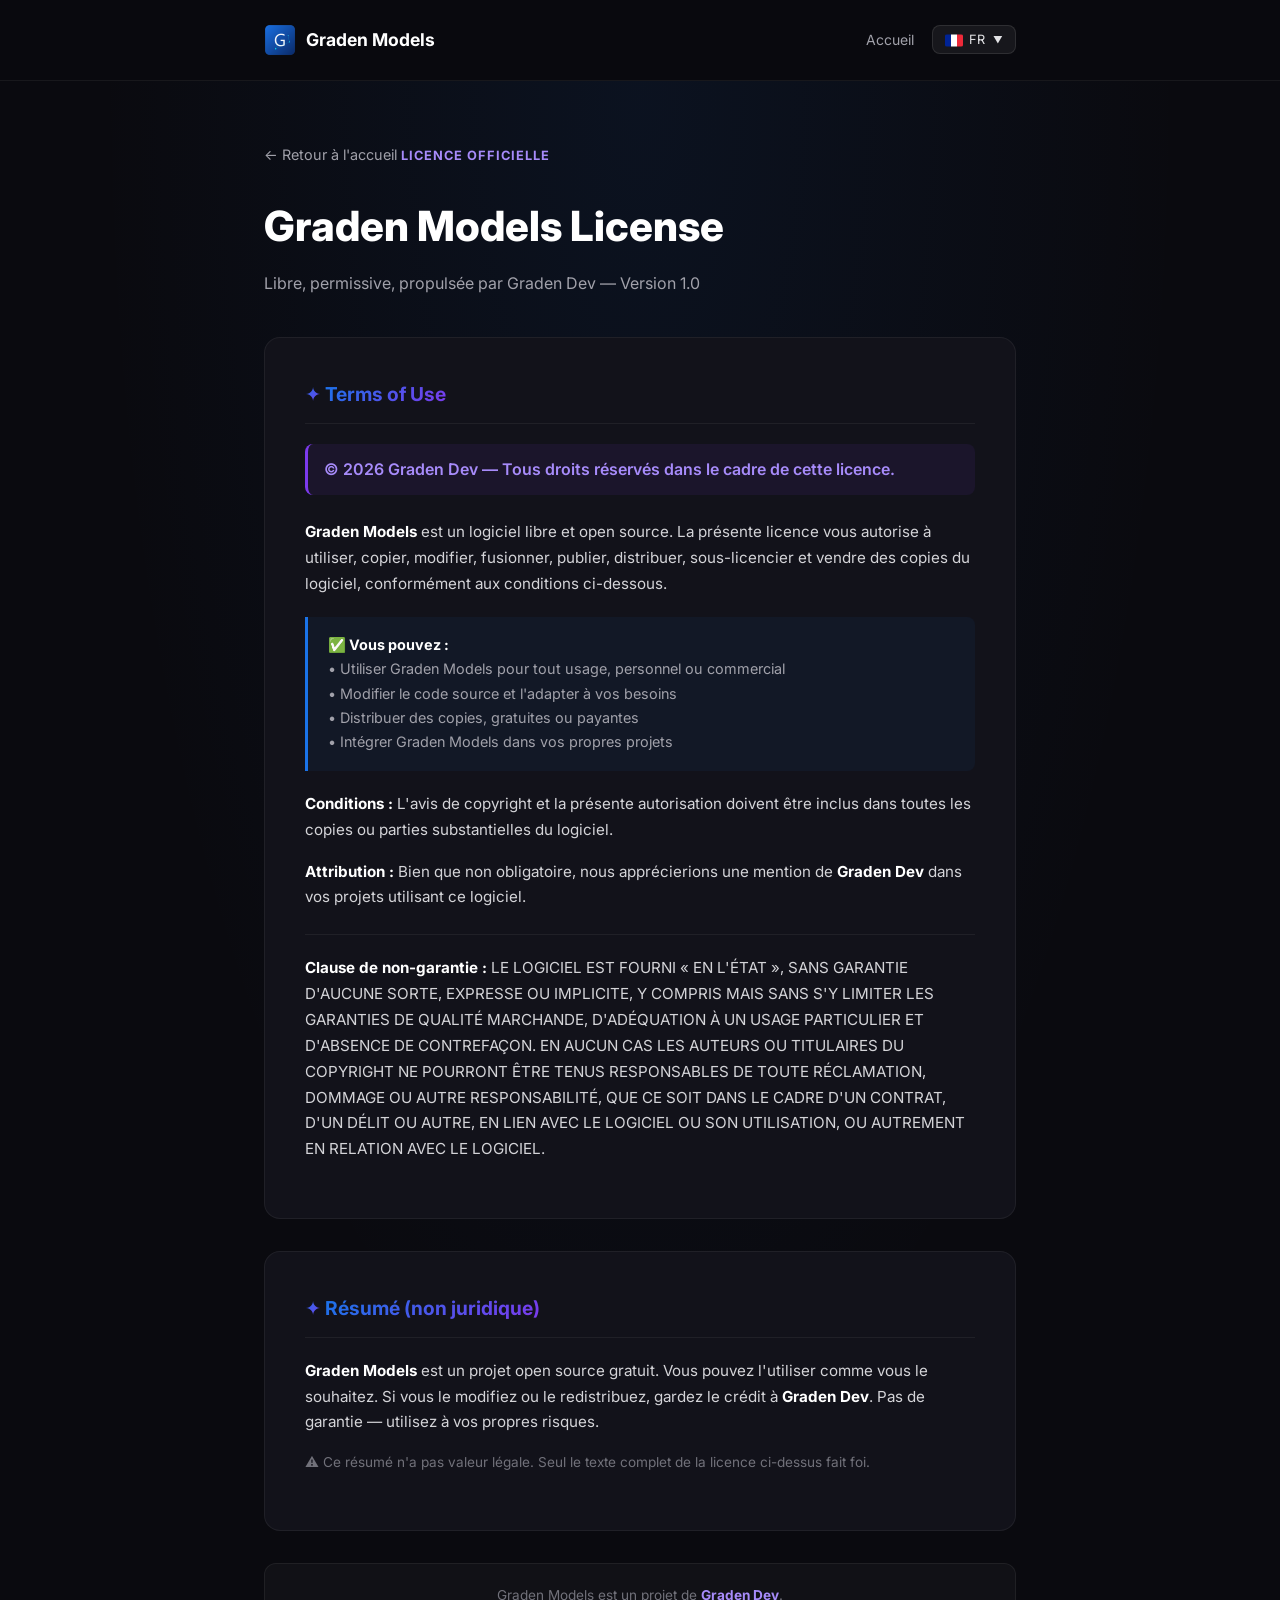
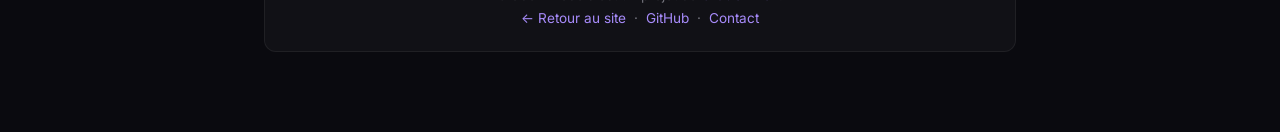
<file: docs/license.html>
<!DOCTYPE html>
<html lang="fr" translate="no">
<head>
    <meta charset="UTF-8" />
<meta name="google" content="notranslate" />
<meta name="google" content="notranslate" />
<meta name="google" content="notranslate" />
    <meta name="viewport" content="width=device-width, initial-scale=1.0" />
    <title data-i18n="page.title">Licence – Graden Models</title>
    <meta name="description" content="Licence Graden Models – Libre, open source, propulsé par Graden Dev." />
    <link rel="icon" href="assets/icon.png" />
    <link href="https://fonts.googleapis.com/css2?family=Inter:wght@300..800&display=swap" rel="stylesheet" />
    <style>
        *, *::before, *::after { box-sizing: border-box; margin: 0; padding: 0; }
        body {
            font-family: "Inter", -apple-system, BlinkMacSystemFont, "Segoe UI", system-ui, sans-serif;
            background: #0a0a0f; color: #e4e4e7; line-height: 1.7;
            -webkit-font-smoothing: antialiased;
        }
        .container { max-width: 800px; margin: 0 auto; padding: 0 24px; }

        header {
            padding: 20px 0; border-bottom: 1px solid rgba(255,255,255,.06);
            background: rgba(10,10,15,.85); backdrop-filter: blur(16px);
            position: sticky; top: 0; z-index: 100;
        }
        header .container { display: flex; align-items: center; gap: 12px; }
        header .logo { display: flex; align-items: center; gap: 10px; text-decoration: none; }
        header img { width: 32px; height: 32px; border-radius: 7px; }
        header .logo span { font-size: 1.1rem; font-weight: 700; color: #fff; white-space: nowrap; }
        header nav { margin-left: auto; display: flex; align-items: center; gap: 4px; }
        header nav a { color: #a1a1aa; text-decoration: none; font-size: .875rem; padding: 8px 14px; border-radius: 8px; transition: .2s; white-space: nowrap; }
        header nav a:hover { color: #fff; background: rgba(255,255,255,.06); }

        .lang-dropdown { position: relative; display: inline-block; }
        .lang-dropdown-btn {
            display: flex; align-items: center; gap: 6px;
            background: rgba(255,255,255,.06); border: 1px solid rgba(255,255,255,.1);
            color: #e4e4e7; padding: 6px 12px; border-radius: 8px;
            cursor: pointer; font-size: .8rem; font-family: inherit;
            transition: .2s; white-space: nowrap;
        }
        .lang-dropdown-btn:hover { background: rgba(255,255,255,.1); }
        .lang-dropdown-btn .arrow { font-size: .6rem; margin-left: 2px; transition: transform .2s; }
        .lang-dropdown.open .lang-dropdown-btn .arrow { transform: rotate(180deg); }
        .lang-menu {
            position: absolute; top: calc(100% + 6px); right: 0;
            background: #18181b; border: 1px solid rgba(255,255,255,.1);
            border-radius: 10px; padding: 6px; min-width: 140px;
            display: none; z-index: 200; box-shadow: 0 12px 40px rgba(0,0,0,.5);
        }
        .lang-dropdown.open .lang-menu { display: block; }
        .lang-menu a {
            display: flex !important; align-items: center; gap: 8px;
            padding: 8px 12px !important; border-radius: 6px !important;
            color: #a1a1aa; text-decoration: none; font-size: .85rem; transition: .2s;
        }
        .lang-menu a:hover, .lang-menu a.active { background: rgba(255,255,255,.08); color: #fff; }

        .page {
            padding: 60px 0 80px;
            background: radial-gradient(ellipse at 50% 0%, rgba(26,115,232,.08) 0%, transparent 60%);
        }
        .badge {
            display: inline-block; color: #a78bfa; font-size: .8rem; font-weight: 700;
            text-transform: uppercase; letter-spacing: .08em; margin-bottom: 12px;
        }
        h1 { font-size: clamp(1.8rem, 4vw, 2.6rem); font-weight: 800; color: #fff; margin-bottom: 8px; }
        .subtitle { color: #a1a1aa; margin-bottom: 40px; }

        .license-box {
            background: #12121a; border: 1px solid rgba(255,255,255,.06);
            border-radius: 16px; padding: 40px; margin-bottom: 32px;
        }
        .license-box h2 {
            font-size: 1.2rem; font-weight: 700; color: #fff;
            padding-bottom: 12px; border-bottom: 1px solid rgba(255,255,255,.06);
            margin-bottom: 20px;
        }
        .license-box h2 span { background: linear-gradient(135deg, #1a73e8, #7c3aed); -webkit-background-clip: text; -webkit-text-fill-color: transparent; }
        .license-box .copyright {
            color: #a78bfa; font-weight: 600; margin-bottom: 24px;
            padding: 12px 16px; background: rgba(124,58,237,.08); border-radius: 8px;
            border-left: 3px solid #7c3aed;
        }
        .license-box p { color: #d4d4d8; margin-bottom: 16px; font-size: .95rem; }
        .license-box .highlight {
            background: rgba(26,115,232,.06); border-left: 3px solid #1a73e8;
            padding: 16px 20px; border-radius: 0 8px 8px 0; margin: 20px 0;
            color: #a1a1aa; font-size: .9rem;
        }
        .license-box strong { color: #fff; }

        .footer-note {
            text-align: center; padding: 20px;
            background: rgba(255,255,255,.03); border-radius: 12px;
            border: 1px solid rgba(255,255,255,.06);
        }
        .footer-note p { color: #71717a; font-size: .85rem; }
        .footer-note a { color: #a78bfa; text-decoration: none; }
        .footer-note a:hover { text-decoration: underline; }

        .btn-back {
            display: inline-flex; align-items: center; gap: 8px;
            color: #a1a1aa; text-decoration: none; font-size: .9rem;
            margin-bottom: 24px; transition: .2s;
        }
        .btn-back:hover { color: #fff; }

        @media (max-width: 640px) {
            .license-box { padding: 24px; }
        }
    
.reveal{opacity:0;transform:translateY(30px);transition:opacity .7s ease,transform .7s ease}
.reveal.visible{opacity:1;transform:translateY(0)}
.reveal-d1{transition-delay:.1s}.reveal-d2{transition-delay:.2s}.reveal-d3{transition-delay:.3s}.reveal-d4{transition-delay:.4s}
@keyframes hGlow{0%{opacity:.3;transform:scale(1)}50%{opacity:.6;transform:scale(1.05)}100%{opacity:.3;transform:scale(1)}}
.hero::after{content:"";position:absolute;top:-30%;left:-20%;width:140%;height:140%;background:radial-gradient(ellipse at 30% 40%,rgba(26,115,232,.08) 0%,transparent 50%);pointer-events:none;animation:hGlow 6s ease-in-out infinite}
</style></head>
<body>
<header>
    <div class="container">
        <a href="index.html" class="logo">
            <img src="assets/icon.png" alt="Graden Models" />
            <span>Graden Models</span>
        </a>
        <nav>
            <a href="index.html" data-i18n="nav.home">Accueil</a>
            <div class="lang-dropdown">
                <button class="lang-dropdown-btn" onclick="event.stopPropagation();this.closest('.lang-dropdown').classList.toggle('open')">
                    <span id="langFlag"><svg width="18" height="13" viewBox="0 0 24 16" style="border-radius:2px;vertical-align:middle"><rect width="8" height="16" fill="#002395"/><rect x="8" width="8" height="16" fill="#fff"/><rect x="16" width="8" height="16" fill="#ED2939"/></svg></span>
                    <span id="langLabel">FR</span>
                    <span class="arrow">▼</span>
                </button>
                <div class="lang-menu">
                    <a href="#" class="active" data-lang="fr" onclick="setLang('fr');return false">
                        <svg width="18" height="13" viewBox="0 0 24 16" style="border-radius:2px;vertical-align:middle"><rect width="8" height="16" fill="#002395"/><rect x="8" width="8" height="16" fill="#fff"/><rect x="16" width="8" height="16" fill="#ED2939"/></svg> Français
                    </a>
                    <a href="#" data-lang="en" onclick="setLang('en');return false">
                        <svg width="18" height="13" viewBox="0 0 24 16" style="border-radius:2px;vertical-align:middle"><rect width="24" height="16" fill="#012169"/><path d="M0 0l12 8m0-8L0 8" stroke="#fff" stroke-width="3.2"/><path d="M12 0v16M0 8h24" stroke="#fff" stroke-width="4.8"/><path d="M0 0l12 8m0-8L0 8" stroke="#C8102E" stroke-width="1.6"/><path d="M12 0v16M0 8h24" stroke="#C8102E" stroke-width="2.4"/></svg> English
                    </a>
                </div>
            </div>
        </nav>
    </div>
</header>

<section class="page">
    <div class="container">
        <a href="index.html" class="btn-back" data-i18n="back.home">← Retour à l'accueil</a>
        <div class="badge" data-i18n="license.badge">Licence officielle</div>
        <h1 data-i18n="license.title">Graden Models License</h1>
        <p class="subtitle" data-i18n="license.subtitle">Libre, permissive, propulsée par Graden Dev — Version 1.0</p>

        <div class="license-box">
            <h2><span>✦</span> <span data-i18n="license.terms">Terms of Use</span></h2>

            <div class="copyright" data-i18n="license.copyright">
                © 2026 Graden Dev — Tous droits réservés dans le cadre de cette licence.
            </div>

            <p data-i18n="license.p1">
                <strong>Graden Models</strong> est un logiciel libre et open source. 
                La présente licence vous autorise à utiliser, copier, modifier, fusionner, 
                publier, distribuer, sous-licencier et vendre des copies du logiciel, 
                conformément aux conditions ci-dessous.
            </p>

            <div class="highlight">
                <strong data-i18n="license.can">✅ Vous pouvez :</strong><br />
                <span data-i18n="license.can1">• Utiliser Graden Models pour tout usage, personnel ou commercial</span><br />
                <span data-i18n="license.can2">• Modifier le code source et l'adapter à vos besoins</span><br />
                <span data-i18n="license.can3">• Distribuer des copies, gratuites ou payantes</span><br />
                <span data-i18n="license.can4">• Intégrer Graden Models dans vos propres projets</span>
            </div>

            <p data-i18n="license.conditions">
                <strong>Conditions :</strong> L'avis de copyright et la présente 
                autorisation doivent être inclus dans toutes les copies ou parties 
                substantielles du logiciel.
            </p>

            <p data-i18n="license.attribution">
                <strong>Attribution :</strong> Bien que non obligatoire, nous 
                apprécierions une mention de <strong>Graden Dev</strong> dans 
                vos projets utilisant ce logiciel.
            </p>

            <p style="margin-top: 24px; padding-top: 20px; border-top: 1px solid rgba(255,255,255,.06);" data-i18n="license.disclaimer">
                <strong>Clause de non-garantie :</strong> LE LOGICIEL EST FOURNI « EN L'ÉTAT », 
                SANS GARANTIE D'AUCUNE SORTE, EXPRESSE OU IMPLICITE, Y COMPRIS MAIS SANS 
                S'Y LIMITER LES GARANTIES DE QUALITÉ MARCHANDE, D'ADÉQUATION À UN USAGE 
                PARTICULIER ET D'ABSENCE DE CONTREFAÇON. EN AUCUN CAS LES AUTEURS OU 
                TITULAIRES DU COPYRIGHT NE POURRONT ÊTRE TENUS RESPONSABLES DE TOUTE 
                RÉCLAMATION, DOMMAGE OU AUTRE RESPONSABILITÉ, QUE CE SOIT DANS LE CADRE 
                D'UN CONTRAT, D'UN DÉLIT OU AUTRE, EN LIEN AVEC LE LOGICIEL OU SON 
                UTILISATION, OU AUTREMENT EN RELATION AVEC LE LOGICIEL.
            </p>
        </div>

        <div class="license-box">
            <h2><span>✦</span> <span data-i18n="license.summary">Résumé (non juridique)</span></h2>
            <p data-i18n="license.summaryP">
                <strong>Graden Models</strong> est un projet open source gratuit. 
                Vous pouvez l'utiliser comme vous le souhaitez. Si vous le modifiez 
                ou le redistribuez, gardez le crédit à <strong>Graden Dev</strong>. 
                Pas de garantie — utilisez à vos propres risques.
            </p>
            <p style="color: #71717a; font-size: .85rem; margin-top: 12px;" data-i18n="license.disclaimerSmall">
                ⚠️ Ce résumé n'a pas valeur légale. Seul le texte complet de la licence ci-dessus fait foi.
            </p>
        </div>

        <div class="footer-note">
            <p>
                Graden Models est un projet de <strong style="color:#a78bfa;">Graden Dev</strong>.
                <br />
                <a href="index.html" data-i18n="back.site">← Retour au site</a> &nbsp;·&nbsp; 
                <a href="https://github.com/grandelagbanou28-gif/Models_of_ollamaApp">GitHub</a> &nbsp;·&nbsp; 
                <a href="mailto:grandelagbanou28@gmail.com" data-i18n="contact">Contact</a>
            </p>
        </div>
    </div>
</section>

<script>
(function(){
var en={"page.title":"License - Graden Models","nav.home":"Home","back.home":"Back to home","license.badge":"Official License","license.title":"Graden Models License","license.subtitle":"Free, permissive, powered by Graden Dev - Version 1.0","license.terms":"Terms of Use","license.copyright":"(c) 2026 Graden Dev - All rights reserved under this license.","license.p1":"<strong>Graden Models</strong> is free and open source software. This license permits you to use, copy, modify, merge, publish, distribute, sublicense, and sell copies of the software, subject to the conditions below.","license.can":"You may:","license.can1":"- Use Graden Models for any purpose, personal or commercial","license.can2":"- Modify the source code to suit your needs","license.can3":"- Distribute copies, free or for a fee","license.can4":"- Integrate Graden Models into your own projects","license.conditions":"<strong>Conditions:</strong> The copyright notice and this permission notice must be included in all copies or substantial portions of the software.","license.attribution":"<strong>Attribution:</strong> Although not required, we would appreciate credit to <strong>Graden Dev</strong> in projects using this software.","license.disclaimer":"<strong>Disclaimer of Warranty:</strong> THE SOFTWARE IS PROVIDED \"AS IS\", WITHOUT WARRANTY OF ANY KIND, EXPRESS OR IMPLIED, INCLUDING BUT NOT LIMITED TO THE WARRANTIES OF MERCHANTABILITY, FITNESS FOR A PARTICULAR PURPOSE AND NONINFRINGEMENT. IN NO EVENT SHALL THE AUTHORS OR COPYRIGHT HOLDERS BE LIABLE FOR ANY CLAIM, DAMAGES OR OTHER LIABILITY, WHETHER IN AN ACTION OF CONTRACT, TORT OR OTHERWISE, ARISING FROM, OUT OF OR IN CONNECTION WITH THE SOFTWARE OR THE USE OR OTHER DEALINGS IN THE SOFTWARE.","license.summary":"Summary (non-legal)","license.summaryP":"<strong>Graden Models</strong> is a free open source project. Use it as you wish. If you modify or redistribute it, keep credit to <strong>Graden Dev</strong>. No warranty - use at your own risk.","license.disclaimerSmall":"This summary is not legally binding. Only the full license text above is authoritative.","back.site":"Back to site","contact":"Contact"};
function sO(){
document.querySelectorAll("[data-i18n]").forEach(function(e){
if(!e.getAttribute("data-fr"))e.setAttribute("data-fr",e.innerHTML);
});
}
function sL(l){
document.documentElement.lang=l;
document.querySelectorAll(".lang-menu a").forEach(function(a){a.classList.toggle("active",a.getAttribute("data-lang")===l)});
var fl=document.getElementById("langFlag");if(fl)fl.innerHTML={fr:'<svg width="18" height="13" viewBox="0 0 24 16" style="border-radius:2px;vertical-align:middle"><rect width="8" height="16" fill="#002395"/><rect x="8" width="8" height="16" fill="#fff"/><rect x="16" width="8" height="16" fill="#ED2939"/></svg>',en:'<svg width="18" height="13" viewBox="0 0 24 16" style="border-radius:2px;vertical-align:middle"><rect width="24" height="16" fill="#012169"/><path d="M0 0l12 8m0-8L0 8" stroke="#fff" stroke-width="3.2"/><path d="M12 0v16M0 8h24" stroke="#fff" stroke-width="4.8"/><path d="M0 0l12 8m0-8L0 8" stroke="#C8102E" stroke-width="1.6"/><path d="M12 0v16M0 8h24" stroke="#C8102E" stroke-width="2.4"/></svg>'}[l]||"";
var lb=document.getElementById("langLabel");if(lb)lb.textContent={fr:"FR",en:"EN"}[l]||l;
var dd=document.querySelector(".lang-dropdown");if(dd)dd.classList.remove("open");
try{localStorage.setItem("graden-lang",l)}catch(e){}
document.querySelectorAll("[data-i18n]").forEach(function(e){
var k=e.getAttribute("data-i18n");
if(l==="fr"){var o=e.getAttribute("data-fr");if(o)e.innerHTML=o;}
else if(en[k]){e.innerHTML=en[k];}
});
}
function init(){
sO();sL("fr");
var r=document.querySelectorAll(".license-box,.badge,.subtitle,.btn-back,.footer-note");
r.forEach(function(e,i){e.classList.add("reveal");if(i%3===1)e.classList.add("reveal-d1");else if(i%3===2)e.classList.add("reveal-d2")});
var ro=new IntersectionObserver(function(es){es.forEach(function(e){if(e.isIntersecting){e.target.classList.add("visible");ro.unobserve(e.target)}})},{threshold:.1});
document.querySelectorAll(".reveal").forEach(function(e){ro.observe(e)});
}
document.addEventListener("click",function(e){
document.querySelectorAll(".lang-dropdown.open").forEach(function(d){if(!d.contains(e.target))d.classList.remove("open")});
});
window.setLang=sL;
init();
})();
</script>
</file>
